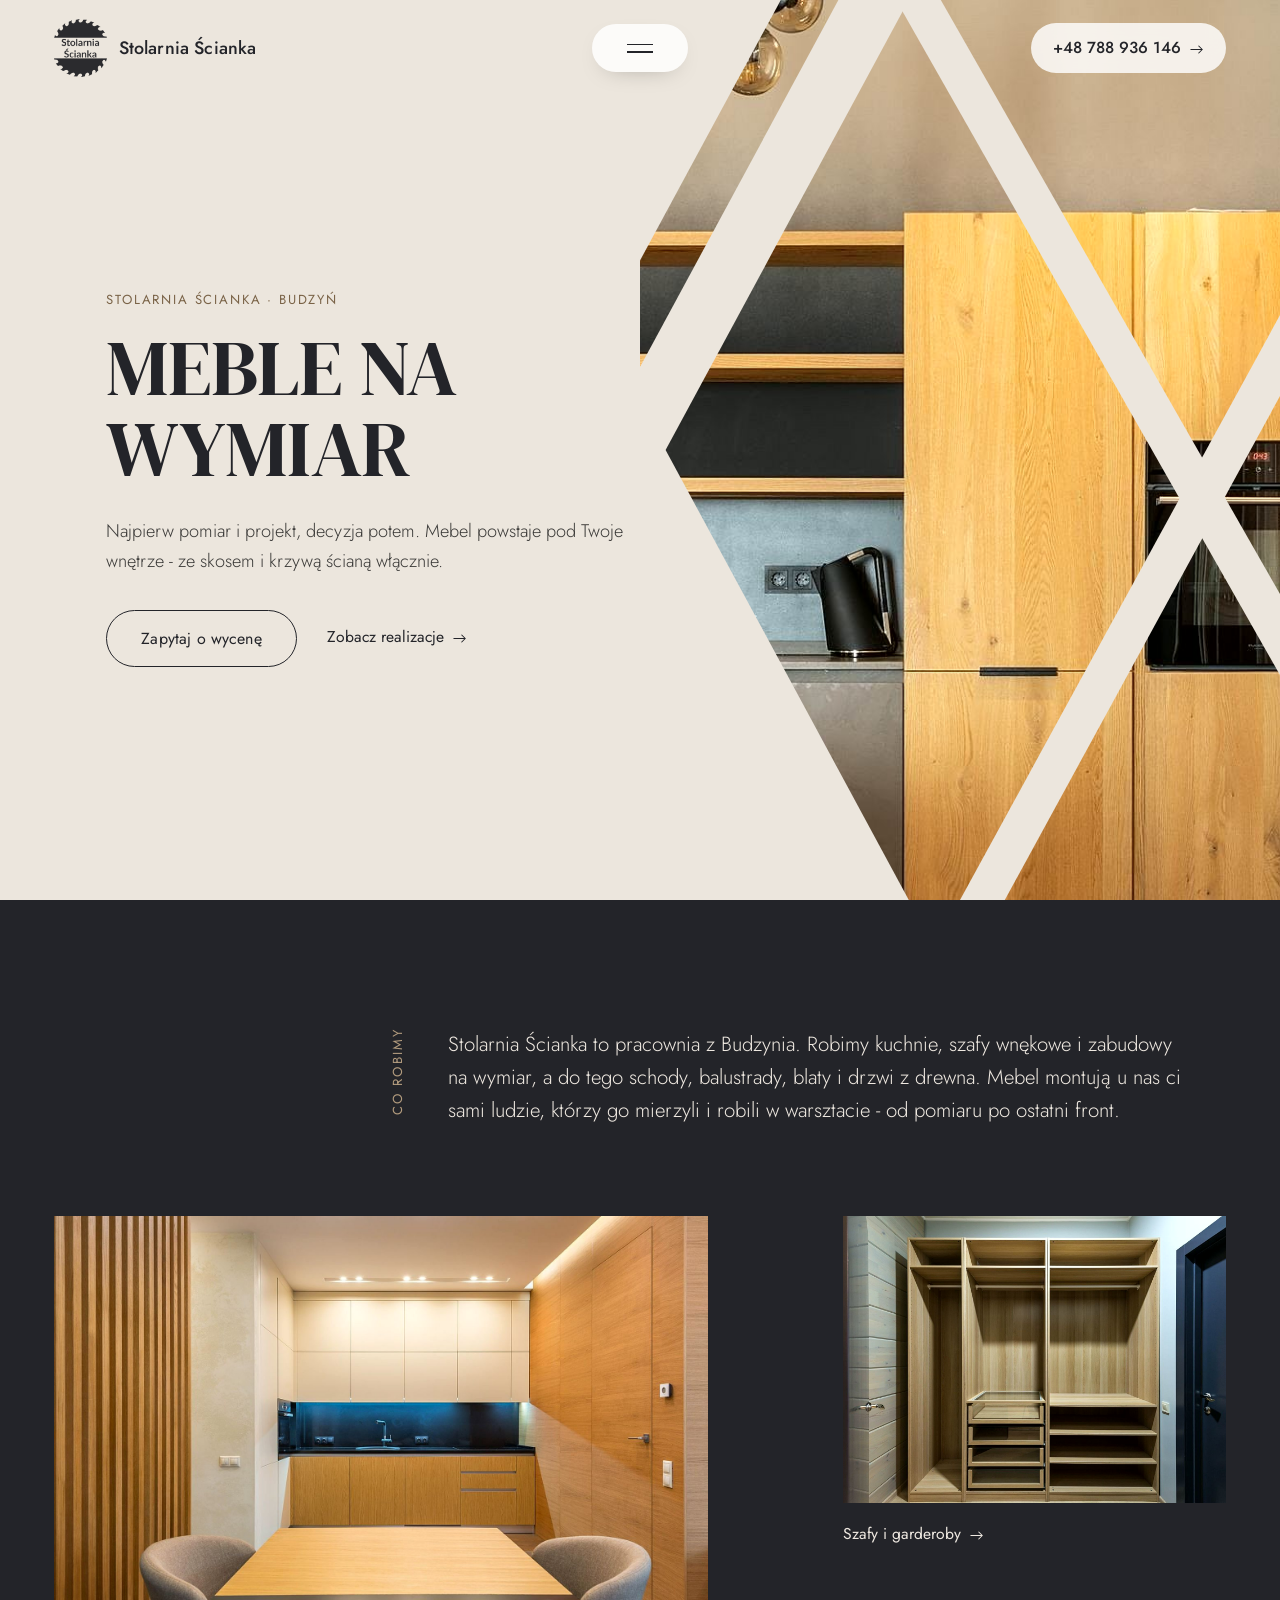
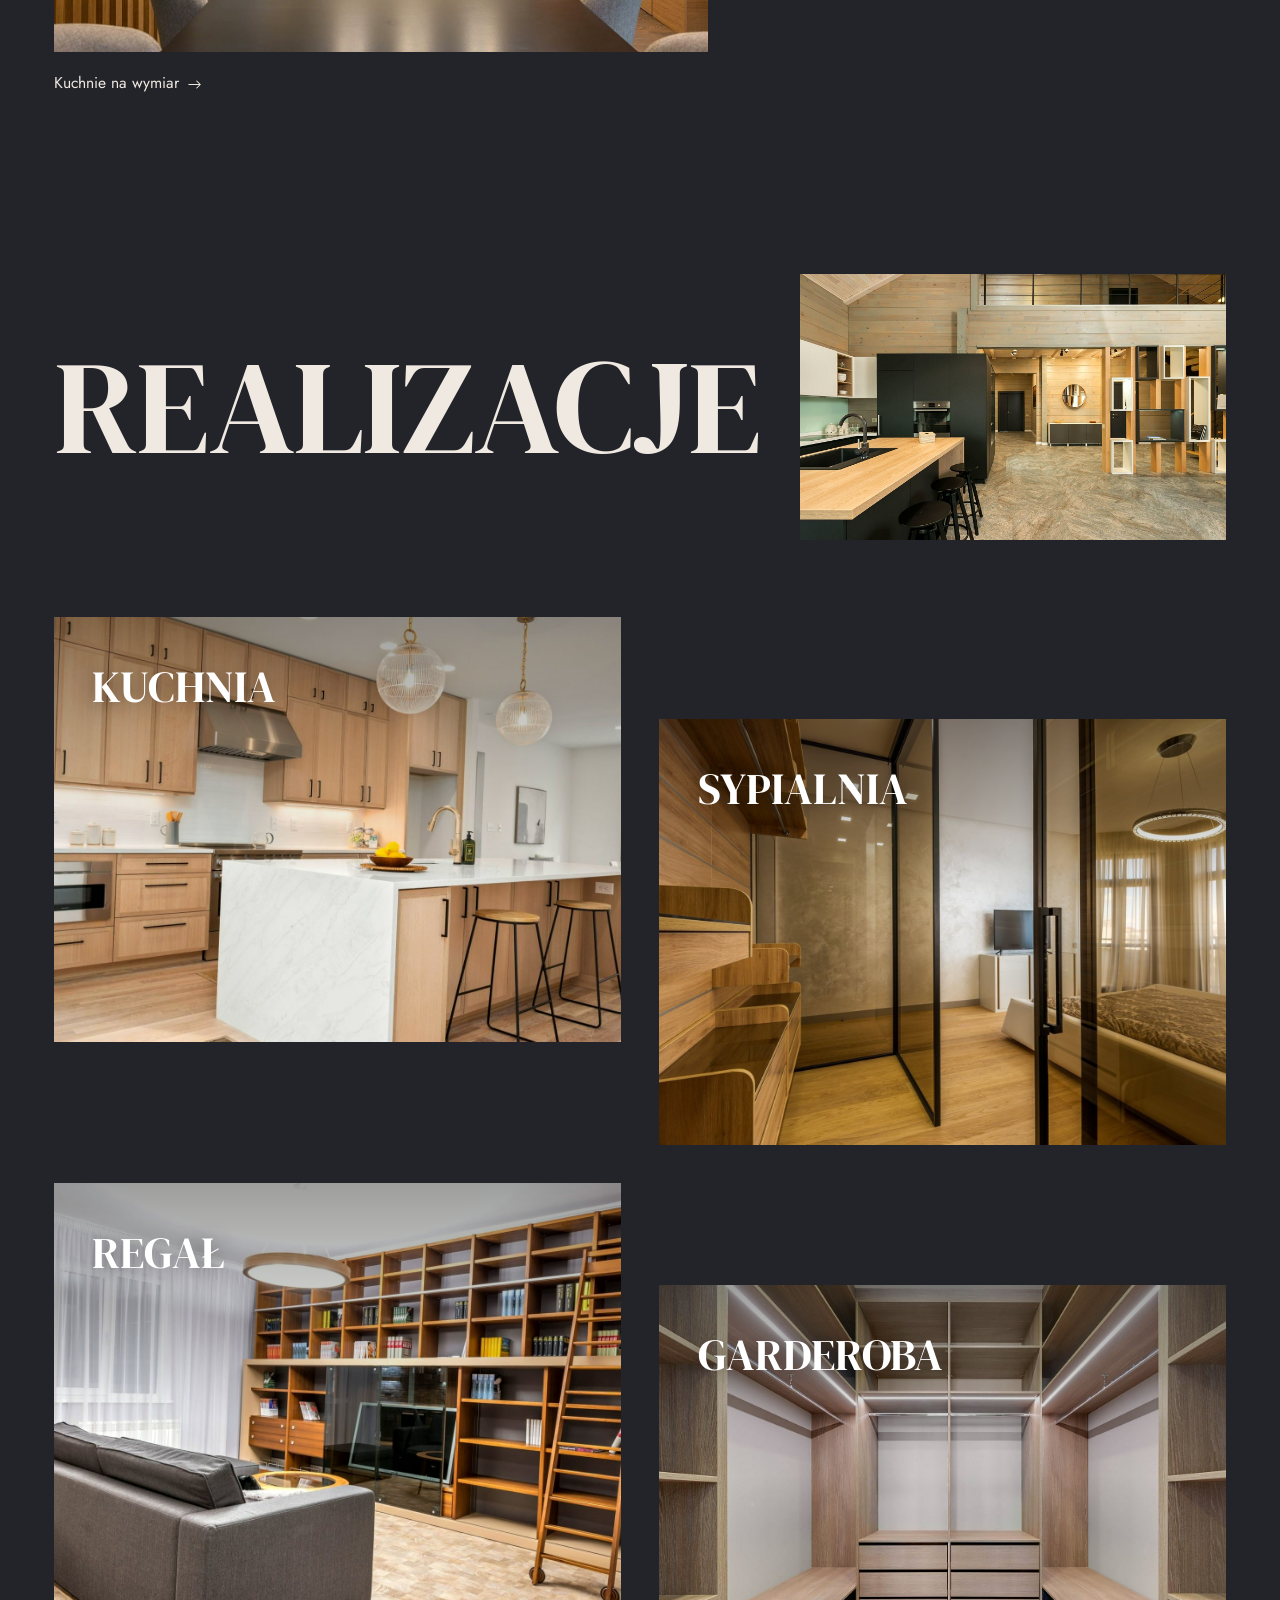
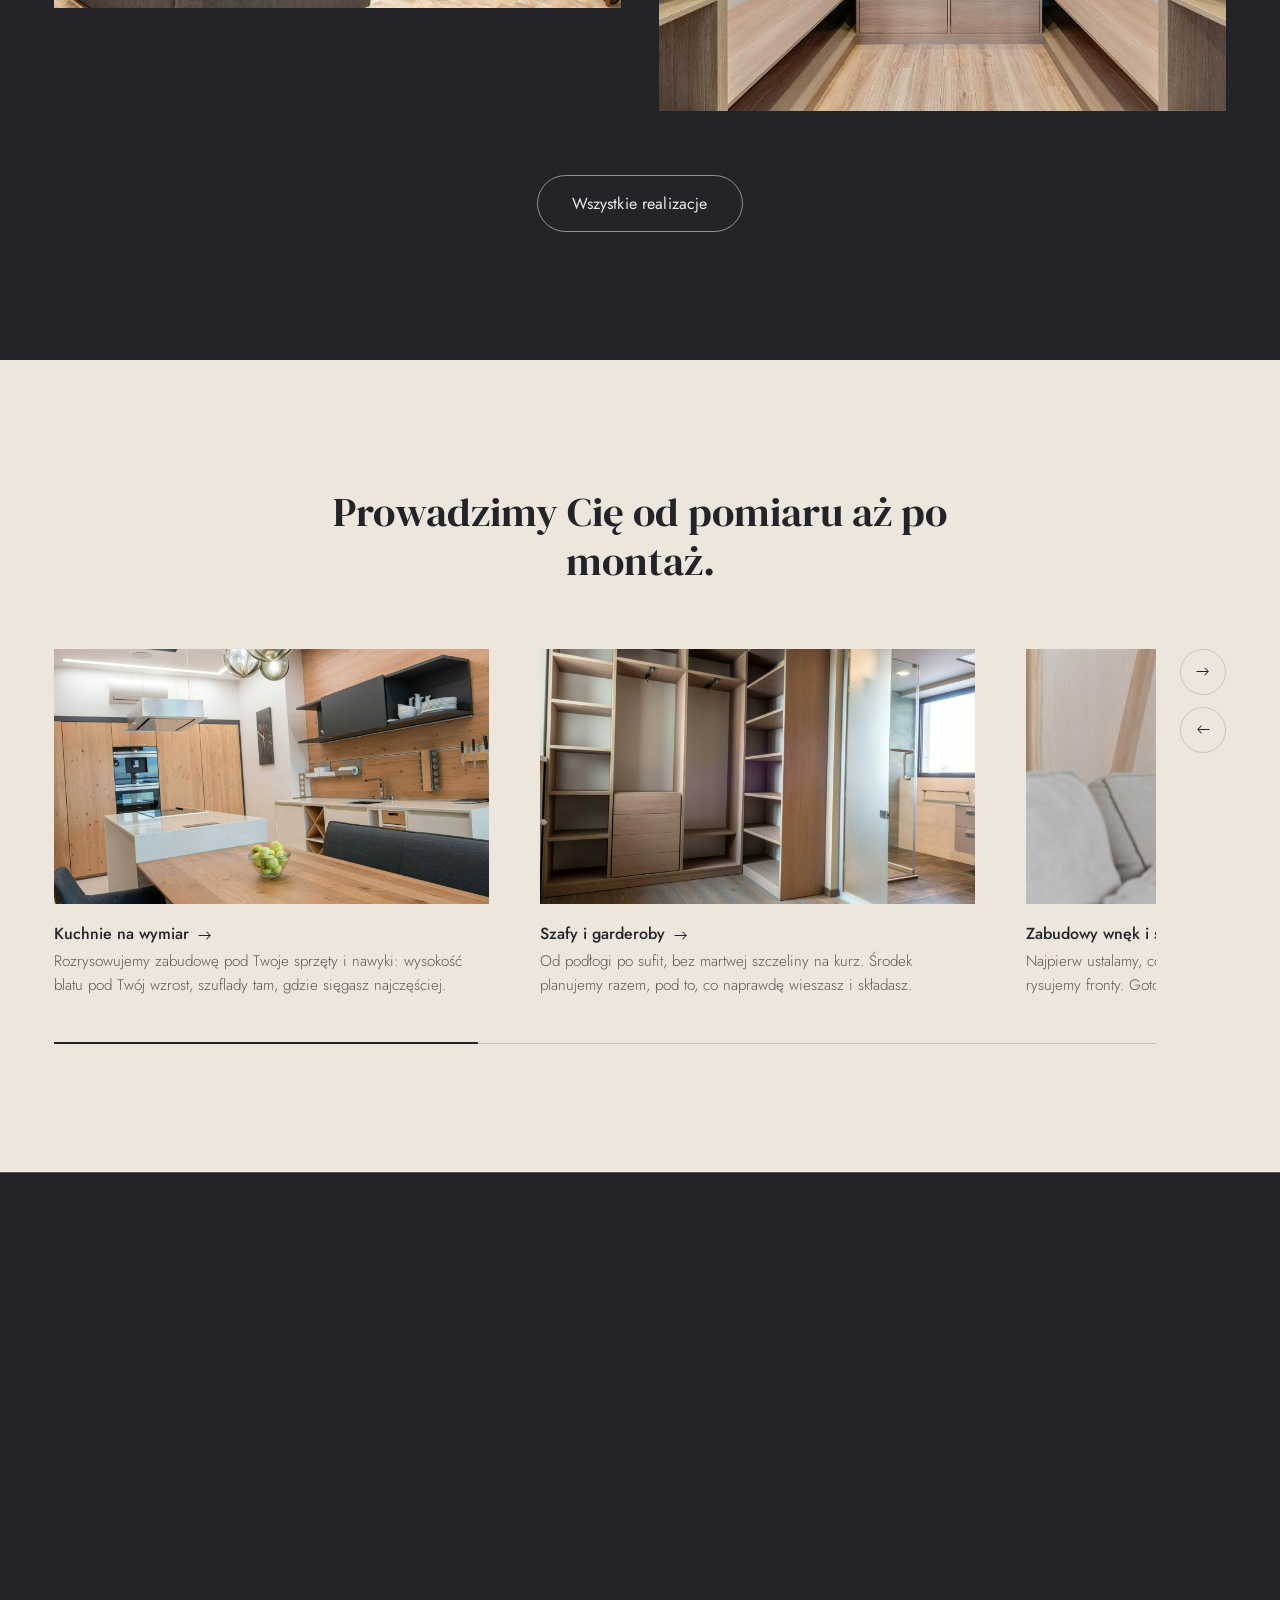
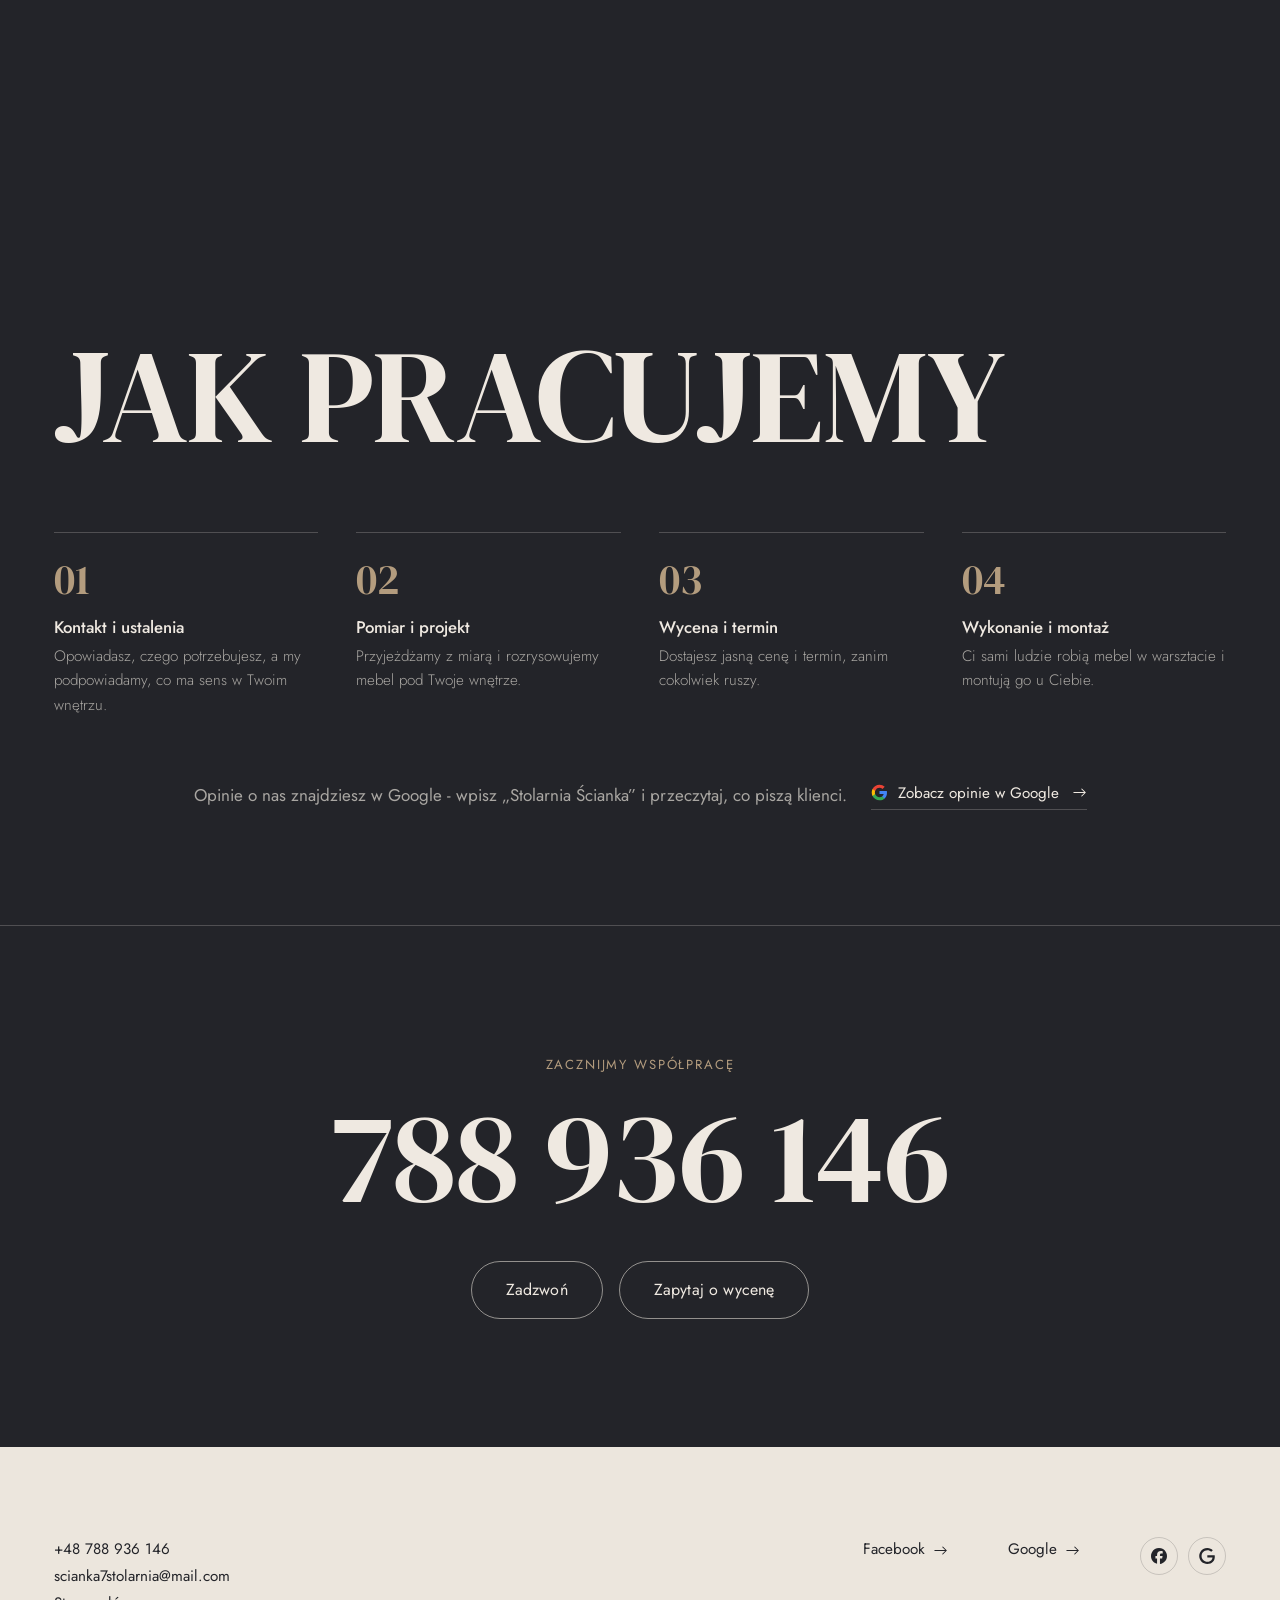
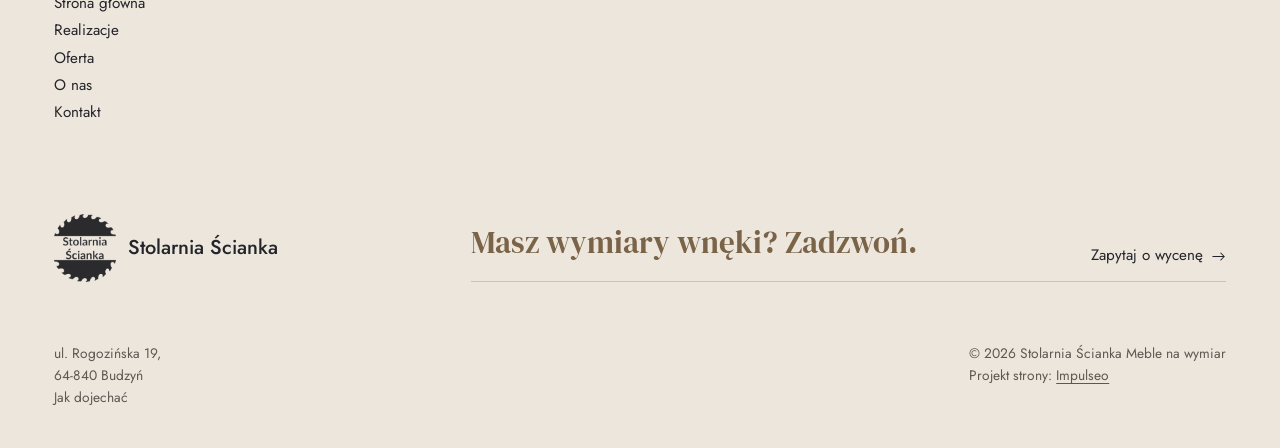
<file: index.html>
<!DOCTYPE html>
<html lang="pl">
<head>
<meta charset="UTF-8">
<meta name="viewport" content="width=device-width, initial-scale=1.0">
<title>Stolarnia Ścianka Meble na wymiar - meble na wymiar, kuchnie i szafy</title>
<meta name="description" content="Meble na wymiar w Budzyniu: kuchnie, szafy i zabudowy pod Twoje wnętrze. Pomiar, projekt, wykonanie i montaż w jednych rękach. Zadzwoń: +48 788 936 146.">
<link rel="canonical" href="https://kris20032.github.io/stolarnia-scianka-meble-na-wymiar/">
<meta name="robots" content="noindex, nofollow">
<meta property="og:type" content="website">
<meta property="og:locale" content="pl_PL">
<meta property="og:site_name" content="Stolarnia Ścianka Meble na wymiar">
<meta property="og:title" content="Stolarnia Ścianka Meble na wymiar - meble na wymiar, kuchnie i szafy">
<meta property="og:description" content="Meble na wymiar w Budzyniu: kuchnie, szafy i zabudowy pod Twoje wnętrze. Pomiar, projekt, wykonanie i montaż w jednych rękach. Zadzwoń: +48 788 936 146.">
<meta property="og:url" content="https://kris20032.github.io/stolarnia-scianka-meble-na-wymiar/">
<meta property="og:image" content="https://kris20032.github.io/stolarnia-scianka-meble-na-wymiar/img/og.jpg">
<meta property="og:image:width" content="1200">
<meta property="og:image:height" content="630">
<meta name="twitter:card" content="summary_large_image">
<script type="application/ld+json">{"@context": "https://schema.org", "@type": "HomeAndConstructionBusiness", "name": "Stolarnia Ścianka Meble na wymiar", "url": "https://kris20032.github.io/stolarnia-scianka-meble-na-wymiar/", "telephone": "+48788936146", "image": "https://kris20032.github.io/stolarnia-scianka-meble-na-wymiar/img/og.jpg", "areaServed": "Budzyń", "sameAs": ["https://www.facebook.com/stolarniascianka/", "https://www.google.com/maps/place/Stolarnia+%C5%9Acianka+Meble+na+wymiar/@52.8878018,16.9869668,17z"]}</script>
<link rel="preconnect" href="https://fonts.googleapis.com">
<link rel="preconnect" href="https://fonts.gstatic.com" crossorigin>
<link href="https://fonts.googleapis.com/css2?family=DM+Serif+Display&family=Jost:wght@300;400;500&display=swap" rel="stylesheet">
<link rel="stylesheet" href="assets/styles.css?v=kl1">
<meta name="theme-color" content="#ECE6DD">
</head>
<body class="kl">

<header class="kl-top">
  <a class="kl-brand" href="index.html"><img class="brand-logo" src="img/logo.png" alt="Stolarnia Ścianka Meble na wymiar" width="364" height="400" decoding="async"><span>Stolarnia Ścianka</span></a>
  <a class="kl-toptel" href="tel:+48788936146">+48 788 936 146 <svg class="kl-arr" viewBox="0 0 16 10" width="14" height="9" aria-hidden="true"><path d="M1 5h13M10 1l4 4-4 4" fill="none" stroke="currentColor" stroke-width="1.2" stroke-linecap="round" stroke-linejoin="round"/></svg></a>
</header>
<button class="kl-burger" type="button" aria-label="Menu" aria-expanded="false" aria-controls="kl-menu"><i></i><i></i></button>
<div class="kl-menu" id="kl-menu" hidden>
  <div class="kl-menu-in">
    <nav class="kl-menu-nav">
      <a href="index.html" class="active" aria-current="page"><span>Strona główna</span></a>
      <a href="realizacje.html"><span>Realizacje</span></a>
      <a href="oferta.html"><span>Oferta</span></a>
      <a href="o-nas.html"><span>O nas</span></a>
      <a href="kontakt.html"><span>Kontakt</span></a>
    </nav>
    <div class="kl-menu-side">
      <p class="kl-lbl">Kontakt</p>
      <a href="tel:+48788936146">+48 788 936 146</a>
      <a href="mailto:scianka7stolarnia@mail.com">scianka7stolarnia@mail.com</a>
      <p>ul. Rogozińska 19, 64-840 Budzyń</p>
      <a class="kl-pill kl-pill-light" href="kontakt.html">Zapytaj o wycenę</a>
    </div>
  </div>
</div>

<main>
<section class="kl-hero hero-cine">
  <div class="kl-hero-copy">
    <div class="brandmark kl-lbl"><span>Stolarnia Ścianka · Budzyń</span></div>
    <h1>Meble na wymiar</h1>
    <p class="kl-lead">Najpierw pomiar i projekt, decyzja potem. Mebel powstaje pod Twoje wnętrze - ze skosem i krzywą ścianą włącznie.</p>
    <div class="kl-hero-act">
      <a class="kl-pill" href="kontakt.html">Zapytaj o wycenę</a>
      <a class="kl-link" href="realizacje.html">Zobacz realizacje <svg class="kl-arr" viewBox="0 0 16 10" width="14" height="9" aria-hidden="true"><path d="M1 5h13M10 1l4 4-4 4" fill="none" stroke="currentColor" stroke-width="1.2" stroke-linecap="round" stroke-linejoin="round"/></svg></a>
    </div>
  </div>
  <div class="kl-hero-art"><img src="img/hero.jpg" alt="Stolarnia Ścianka Meble na wymiar - dębowa kuchnia na wymiar" fetchpriority="high" width="1880" height="940" decoding="async"></div>
</section>

<section class="kl-dark kl-what">
  <div class="kl-wrap">
    <div class="kl-what-top reveal">
      <p class="kl-vert">Co robimy</p>
      <p class="kl-what-txt">Stolarnia Ścianka to pracownia z Budzynia. Robimy kuchnie, szafy wnękowe i zabudowy na wymiar, a do tego schody, balustrady, blaty i drzwi z drewna. Mebel montują u nas ci sami ludzie, którzy go mierzyli i robili w warsztacie - od pomiaru po ostatni front.</p>
    </div>
    <div class="kl-what-pics">
      <a class="kl-what-a reveal" href="oferta.html"><img src="img/g3.jpg" alt="Kuchnia na wymiar w drewnie" loading="lazy" width="1600" height="1068" decoding="async"><span class="kl-cap">Kuchnie na wymiar <svg class="kl-arr" viewBox="0 0 16 10" width="14" height="9" aria-hidden="true"><path d="M1 5h13M10 1l4 4-4 4" fill="none" stroke="currentColor" stroke-width="1.2" stroke-linecap="round" stroke-linejoin="round"/></svg></span></a>
      <a class="kl-what-b reveal" href="oferta.html"><img src="img/g1.jpg" alt="Szafa na wymiar z szufladami" loading="lazy" width="1600" height="1068" decoding="async"><span class="kl-cap">Szafy i garderoby <svg class="kl-arr" viewBox="0 0 16 10" width="14" height="9" aria-hidden="true"><path d="M1 5h13M10 1l4 4-4 4" fill="none" stroke="currentColor" stroke-width="1.2" stroke-linecap="round" stroke-linejoin="round"/></svg></span></a>
    </div>
  </div>
</section>

<section class="kl-dark kl-work">
  <div class="kl-wrap">
    <div class="kl-work-top">
      <h2 class="kl-giant reveal">Realizacje</h2>
      <div class="kl-work-hero reveal"><img src="img/g9.jpg" alt="Kuchnia z wyspą i drewnianym blatem" loading="lazy" width="1600" height="1068" decoding="async"></div>
    </div>
    <div class="kl-work-grid">
      <a class="kl-proj reveal" href="realizacje.html"><img src="img/g2.jpg" alt="Dębowa kuchnia z wyspą" loading="lazy" width="1534" height="988" decoding="async"><span>Kuchnia</span></a>
      <a class="kl-proj reveal" href="realizacje.html"><img src="img/g11.jpg" alt="Sypialnia z drewnianą zabudową" loading="lazy" width="1600" height="1068" decoding="async"><span>Sypialnia</span></a>
      <a class="kl-proj reveal" href="realizacje.html"><img src="img/g7.jpg" alt="Regał biblioteczny na całą ścianę" loading="lazy" width="1524" height="974" decoding="async"><span>Regał</span></a>
      <a class="kl-proj reveal" href="realizacje.html"><img src="img/g5.jpg" alt="Garderoba z podświetlanymi półkami" loading="lazy" width="1600" height="1066" decoding="async"><span>Garderoba</span></a>
    </div>
    <div class="kl-center reveal"><a class="kl-pill kl-pill-light" href="realizacje.html">Wszystkie realizacje</a></div>
  </div>
</section>

<section class="kl-beige kl-services">
  <div class="kl-wrap">
    <h2 class="kl-h2c reveal">Prowadzimy Cię od pomiaru aż po montaż.</h2>
    <div class="kl-sl-wrap">
      <div class="kl-sl kl-svc-track" id="sl-svc">
        <a class="kl-svc" href="oferta.html">
          <div class="kl-svc-img"><img src="img/g10.jpg" alt="Kuchnie na wymiar" loading="lazy" width="1504" height="974" decoding="async"></div>
          <h3>Kuchnie na wymiar <svg class="kl-arr" viewBox="0 0 16 10" width="14" height="9" aria-hidden="true"><path d="M1 5h13M10 1l4 4-4 4" fill="none" stroke="currentColor" stroke-width="1.2" stroke-linecap="round" stroke-linejoin="round"/></svg></h3>
          <p>Rozrysowujemy zabudowę pod Twoje sprzęty i nawyki: wysokość blatu pod Twój wzrost, szuflady tam, gdzie sięgasz najczęściej.</p>
        </a>
        <a class="kl-svc" href="oferta.html">
          <div class="kl-svc-img"><img src="img/g8.jpg" alt="Szafy i garderoby" loading="lazy" width="1542" height="1002" decoding="async"></div>
          <h3>Szafy i garderoby <svg class="kl-arr" viewBox="0 0 16 10" width="14" height="9" aria-hidden="true"><path d="M1 5h13M10 1l4 4-4 4" fill="none" stroke="currentColor" stroke-width="1.2" stroke-linecap="round" stroke-linejoin="round"/></svg></h3>
          <p>Od podłogi po sufit, bez martwej szczeliny na kurz. Środek planujemy razem, pod to, co naprawdę wieszasz i składasz.</p>
        </a>
        <a class="kl-svc" href="oferta.html">
          <div class="kl-svc-img"><img src="img/g14.jpg" alt="Zabudowy wnęk i skosów" loading="lazy" width="1600" height="1066" decoding="async"></div>
          <h3>Zabudowy wnęk i skosów <svg class="kl-arr" viewBox="0 0 16 10" width="14" height="9" aria-hidden="true"><path d="M1 5h13M10 1l4 4-4 4" fill="none" stroke="currentColor" stroke-width="1.2" stroke-linecap="round" stroke-linejoin="round"/></svg></h3>
          <p>Najpierw ustalamy, co ma się w zabudowie zmieścić, dopiero potem rysujemy fronty. Gotowa zabudowa wygląda jak fragment ściany.</p>
        </a>
        <a class="kl-svc" href="oferta.html">
          <div class="kl-svc-img"><img src="img/g13.jpg" alt="Meble pokojowe i łazienkowe" loading="lazy" width="1600" height="1068" decoding="async"></div>
          <h3>Meble pokojowe i łazienkowe <svg class="kl-arr" viewBox="0 0 16 10" width="14" height="9" aria-hidden="true"><path d="M1 5h13M10 1l4 4-4 4" fill="none" stroke="currentColor" stroke-width="1.2" stroke-linecap="round" stroke-linejoin="round"/></svg></h3>
          <p>Szafka RTV pod tę jedną ścianę albo biurko we wnękę. W łazience płyty i fronty odporne na parę i wodę.</p>
        </a>
        <a class="kl-svc" href="oferta.html">
          <div class="kl-svc-img"><img src="img/g12.jpg" alt="Schody i blaty z litego drewna" loading="lazy" width="1600" height="1067" decoding="async"></div>
          <h3>Schody i blaty z litego drewna <svg class="kl-arr" viewBox="0 0 16 10" width="14" height="9" aria-hidden="true"><path d="M1 5h13M10 1l4 4-4 4" fill="none" stroke="currentColor" stroke-width="1.2" stroke-linecap="round" stroke-linejoin="round"/></svg></h3>
          <p>Nakładki na betonowe schody albo blat na wyspę - lite drewno tam, gdzie codziennie się je widzi i dotyka.</p>
        </a>
        <a class="kl-svc" href="oferta.html">
          <div class="kl-svc-img"><img src="img/g4.jpg" alt="Pomiar i projekt" loading="lazy" width="1600" height="1066" decoding="async"></div>
          <h3>Pomiar i projekt <svg class="kl-arr" viewBox="0 0 16 10" width="14" height="9" aria-hidden="true"><path d="M1 5h13M10 1l4 4-4 4" fill="none" stroke="currentColor" stroke-width="1.2" stroke-linecap="round" stroke-linejoin="round"/></svg></h3>
          <p>Widzisz swój pokój z frontami na Twoich wymiarach. Poprawki nanosimy, aż powiesz „to jest to” - na tym etapie nic nie kosztują.</p>
        </a>
      </div>
      <div class="kl-sl-nav">
        <button type="button" class="kl-sl-btn" data-sl="sl-svc" data-dir="1" aria-label="Dalej"><svg class="kl-arr" viewBox="0 0 16 10" width="14" height="9" aria-hidden="true"><path d="M1 5h13M10 1l4 4-4 4" fill="none" stroke="currentColor" stroke-width="1.2" stroke-linecap="round" stroke-linejoin="round"/></svg></button>
        <button type="button" class="kl-sl-btn kl-sl-prev" data-sl="sl-svc" data-dir="-1" aria-label="Wstecz"><svg class="kl-arr" viewBox="0 0 16 10" width="14" height="9" aria-hidden="true"><path d="M1 5h13M10 1l4 4-4 4" fill="none" stroke="currentColor" stroke-width="1.2" stroke-linecap="round" stroke-linejoin="round"/></svg></button>
      </div>
    </div>
    <div class="kl-sl-bar"><i data-for="sl-svc"></i></div>
  </div>
</section>

<section class="stopklatka" aria-hidden="true">
  <div class="stk-bg" style="background-image:url(img/g6.jpg)"></div>
</section>

<section class="kl-dark kl-steps-sec">
  <div class="kl-wrap">
    <h2 class="kl-giant reveal">Jak pracujemy</h2>
    <div class="kl-steps">
      <div class="kl-step reveal"><b>01</b><h3>Kontakt i ustalenia</h3><p>Opowiadasz, czego potrzebujesz, a my podpowiadamy, co ma sens w Twoim wnętrzu.</p></div>
      <div class="kl-step reveal"><b>02</b><h3>Pomiar i projekt</h3><p>Przyjeżdżamy z miarą i rozrysowujemy mebel pod Twoje wnętrze.</p></div>
      <div class="kl-step reveal"><b>03</b><h3>Wycena i termin</h3><p>Dostajesz jasną cenę i termin, zanim cokolwiek ruszy.</p></div>
      <div class="kl-step reveal"><b>04</b><h3>Wykonanie i montaż</h3><p>Ci sami ludzie robią mebel w warsztacie i montują go u Ciebie.</p></div>
    </div>
    <p class="op-meta reveal">Opinie o nas znajdziesz w Google - wpisz „Stolarnia Ścianka” i przeczytaj, co piszą klienci. <a class="op-google" href="https://www.google.com/maps/place/Stolarnia+%C5%9Acianka+Meble+na+wymiar/@52.8878018,16.9869668,17z" target="_blank" rel="noopener"><svg class="op-g-ico" viewBox="0 0 24 24" width="17" height="17" aria-hidden="true"><path fill="#4285F4" d="M22.56 12.25c0-.78-.07-1.53-.2-2.25H12v4.26h5.92c-.26 1.37-1.04 2.53-2.21 3.31v2.77h3.57c2.08-1.92 3.28-4.74 3.28-8.09z"/><path fill="#34A853" d="M12 23c2.97 0 5.46-.98 7.28-2.66l-3.57-2.77c-.98.66-2.23 1.06-3.71 1.06-2.86 0-5.29-1.93-6.16-4.53H2.18v2.84C3.99 20.53 7.7 23 12 23z"/><path fill="#FBBC05" d="M5.84 14.09c-.22-.66-.35-1.36-.35-2.09s.13-1.43.35-2.09V7.07H2.18C1.43 8.55 1 10.22 1 12s.43 3.45 1.18 4.93l2.85-2.22.81-.62z"/><path fill="#EA4335" d="M12 5.38c1.62 0 3.06.56 4.21 1.64l3.15-3.15C17.45 2.09 14.97 1 12 1 7.7 1 3.99 3.47 2.18 7.07l3.66 2.84c.87-2.6 3.3-4.53 6.16-4.53z"/></svg><span>Zobacz opinie w Google</span><svg class="kl-arr" viewBox="0 0 16 10" width="14" height="9" aria-hidden="true"><path d="M1 5h13M10 1l4 4-4 4" fill="none" stroke="currentColor" stroke-width="1.2" stroke-linecap="round" stroke-linejoin="round"/></svg></a></p>
  </div>
</section>
<section class="kl-dark kl-cta">
  <div class="kl-wrap">
    <p class="kl-lbl reveal">Zacznijmy współpracę</p>
    <a class="kl-bigtel reveal" href="tel:+48788936146">788 936 146</a>
    <div class="kl-cta-act reveal">
      <a class="kl-pill kl-pill-light" href="tel:+48788936146">Zadzwoń</a>
      <a class="kl-pill kl-pill-light" href="kontakt.html">Zapytaj o wycenę</a>
    </div>
  </div>
</section>
</main>

<footer class="kl-foot">
  <div class="kl-wrap">
    <div class="kl-foot-top">
      <div class="kl-foot-links">
        <a href="tel:+48788936146">+48 788 936 146</a>
        <a href="mailto:scianka7stolarnia@mail.com">scianka7stolarnia@mail.com</a>
        <a href="index.html">Strona główna</a>
        <a href="realizacje.html">Realizacje</a>
        <a href="oferta.html">Oferta</a>
        <a href="o-nas.html">O nas</a>
        <a href="kontakt.html">Kontakt</a>
      </div>
      <div class="kl-foot-soc">
        <div><a href="https://www.facebook.com/stolarniascianka/" target="_blank" rel="noopener">Facebook <svg class="kl-arr" viewBox="0 0 16 10" width="14" height="9" aria-hidden="true"><path d="M1 5h13M10 1l4 4-4 4" fill="none" stroke="currentColor" stroke-width="1.2" stroke-linecap="round" stroke-linejoin="round"/></svg></a></div>
        <div><a href="https://www.google.com/maps/place/Stolarnia+%C5%9Acianka+Meble+na+wymiar/@52.8878018,16.9869668,17z" target="_blank" rel="noopener">Google <svg class="kl-arr" viewBox="0 0 16 10" width="14" height="9" aria-hidden="true"><path d="M1 5h13M10 1l4 4-4 4" fill="none" stroke="currentColor" stroke-width="1.2" stroke-linecap="round" stroke-linejoin="round"/></svg></a></div>
        <div class="foot-soc">
        <a class="soc" href="https://www.facebook.com/stolarniascianka/" target="_blank" rel="noopener" aria-label="Facebook - Stolarnia Ścianka Meble na wymiar"><svg viewBox="0 0 24 24" aria-hidden="true" focusable="false"><path d="M9.101 23.691v-7.98H6.627v-3.667h2.474v-1.58c0-4.085 1.848-5.978 5.858-5.978.401 0 .955.042 1.468.103a8.68 8.68 0 0 1 1.141.195v3.325a8.623 8.623 0 0 0-.653-.036 26.805 26.805 0 0 0-.733-.009c-.707 0-1.259.096-1.675.309a1.686 1.686 0 0 0-.679.622c-.258.42-.374.995-.374 1.752v1.297h3.919l-.386 2.103-.287 1.564h-3.246v8.245C19.396 23.238 24 18.179 24 12.044c0-6.627-5.373-12-12-12s-12 5.373-12 12c0 5.628 3.874 10.35 9.101 11.647Z" fill="currentColor"/></svg></a>
        <a class="soc" href="https://www.google.com/maps/place/Stolarnia+%C5%9Acianka+Meble+na+wymiar/@52.8878018,16.9869668,17z" target="_blank" rel="noopener" aria-label="Google - Stolarnia Ścianka Meble na wymiar"><svg viewBox="0 0 24 24" aria-hidden="true" focusable="false"><path d="M12.48 10.92v3.28h7.84c-.24 1.84-.853 3.187-1.787 4.133-1.147 1.147-2.933 2.4-6.053 2.4-4.827 0-8.6-3.893-8.6-8.72s3.773-8.72 8.6-8.72c2.6 0 4.507 1.027 5.907 2.347l2.307-2.307C18.747 1.44 16.133 0 12.48 0 5.867 0 .307 5.387.307 12s5.56 12 12.173 12c3.573 0 6.267-1.173 8.373-3.36 2.16-2.16 2.84-5.213 2.84-7.667 0-.76-.053-1.467-.173-2.053H12.48z" fill="currentColor"/></svg></a>
      </div>
      </div>
    </div>
    <div class="kl-foot-mid">
      <a class="kl-foot-brand" href="index.html"><img src="img/logo.png" alt="Stolarnia Ścianka Meble na wymiar" width="364" height="400" loading="lazy" decoding="async"><span>Stolarnia Ścianka</span></a>
      <div class="kl-foot-cta">
        <p class="kl-foot-big">Masz wymiary wnęki? Zadzwoń.</p>
        <a href="kontakt.html">Zapytaj o wycenę <svg class="kl-arr" viewBox="0 0 16 10" width="14" height="9" aria-hidden="true"><path d="M1 5h13M10 1l4 4-4 4" fill="none" stroke="currentColor" stroke-width="1.2" stroke-linecap="round" stroke-linejoin="round"/></svg></a>
      </div>
    </div>
    <div class="kl-foot-bot">
      <p>ul. Rogozińska 19,<br>64-840 Budzyń<br><a href="https://www.google.com/maps/place/Stolarnia+%C5%9Acianka+Meble+na+wymiar/@52.8878018,16.9869668,17z" target="_blank" rel="noopener">Jak dojechać</a></p>
      <p>© 2026 Stolarnia Ścianka Meble na wymiar<br>Projekt strony: <a class="foot-credit" href="https://impulseo.pl" target="_blank" rel="noopener">Impulseo</a></p>
    </div>
  </div>
</footer>
<div class="sticky-reserve"><a class="sr-book" href="kontakt.html">Zapytaj o wycenę</a><a class="sr-call" href="tel:+48788936146" aria-label="Zadzwoń"><svg class="ico-tel" width="16" height="16" viewBox="0 0 24 24" fill="none" aria-hidden="true"><path d="M6.6 10.8a15.5 15.5 0 0 0 6.6 6.6l2.2-2.2a1 1 0 0 1 1-.24 11.4 11.4 0 0 0 3.6.58 1 1 0 0 1 1 1V20a1 1 0 0 1-1 1A17 17 0 0 1 3 4a1 1 0 0 1 1-1h3.5a1 1 0 0 1 1 1c0 1.25.2 2.46.58 3.6a1 1 0 0 1-.25 1l-2.23 2.2Z" fill="currentColor"/></svg></a></div>
<div class="demo-wazne" data-do="2026-11-03" data-cykl="3" hidden><svg class="dw-ico" width="13" height="13" viewBox="0 0 24 24" fill="none" aria-hidden="true"><circle cx="12" cy="12" r="8.6" stroke="currentColor" stroke-width="1.8"/><path d="M12 7.2V12l3.3 2" stroke="currentColor" stroke-width="1.8" stroke-linecap="round"/></svg><span class="dw-txt"></span></div>

<script src="assets/main.js"></script>
<script src="assets/kl.js"></script>
</body>
</html>
</file>
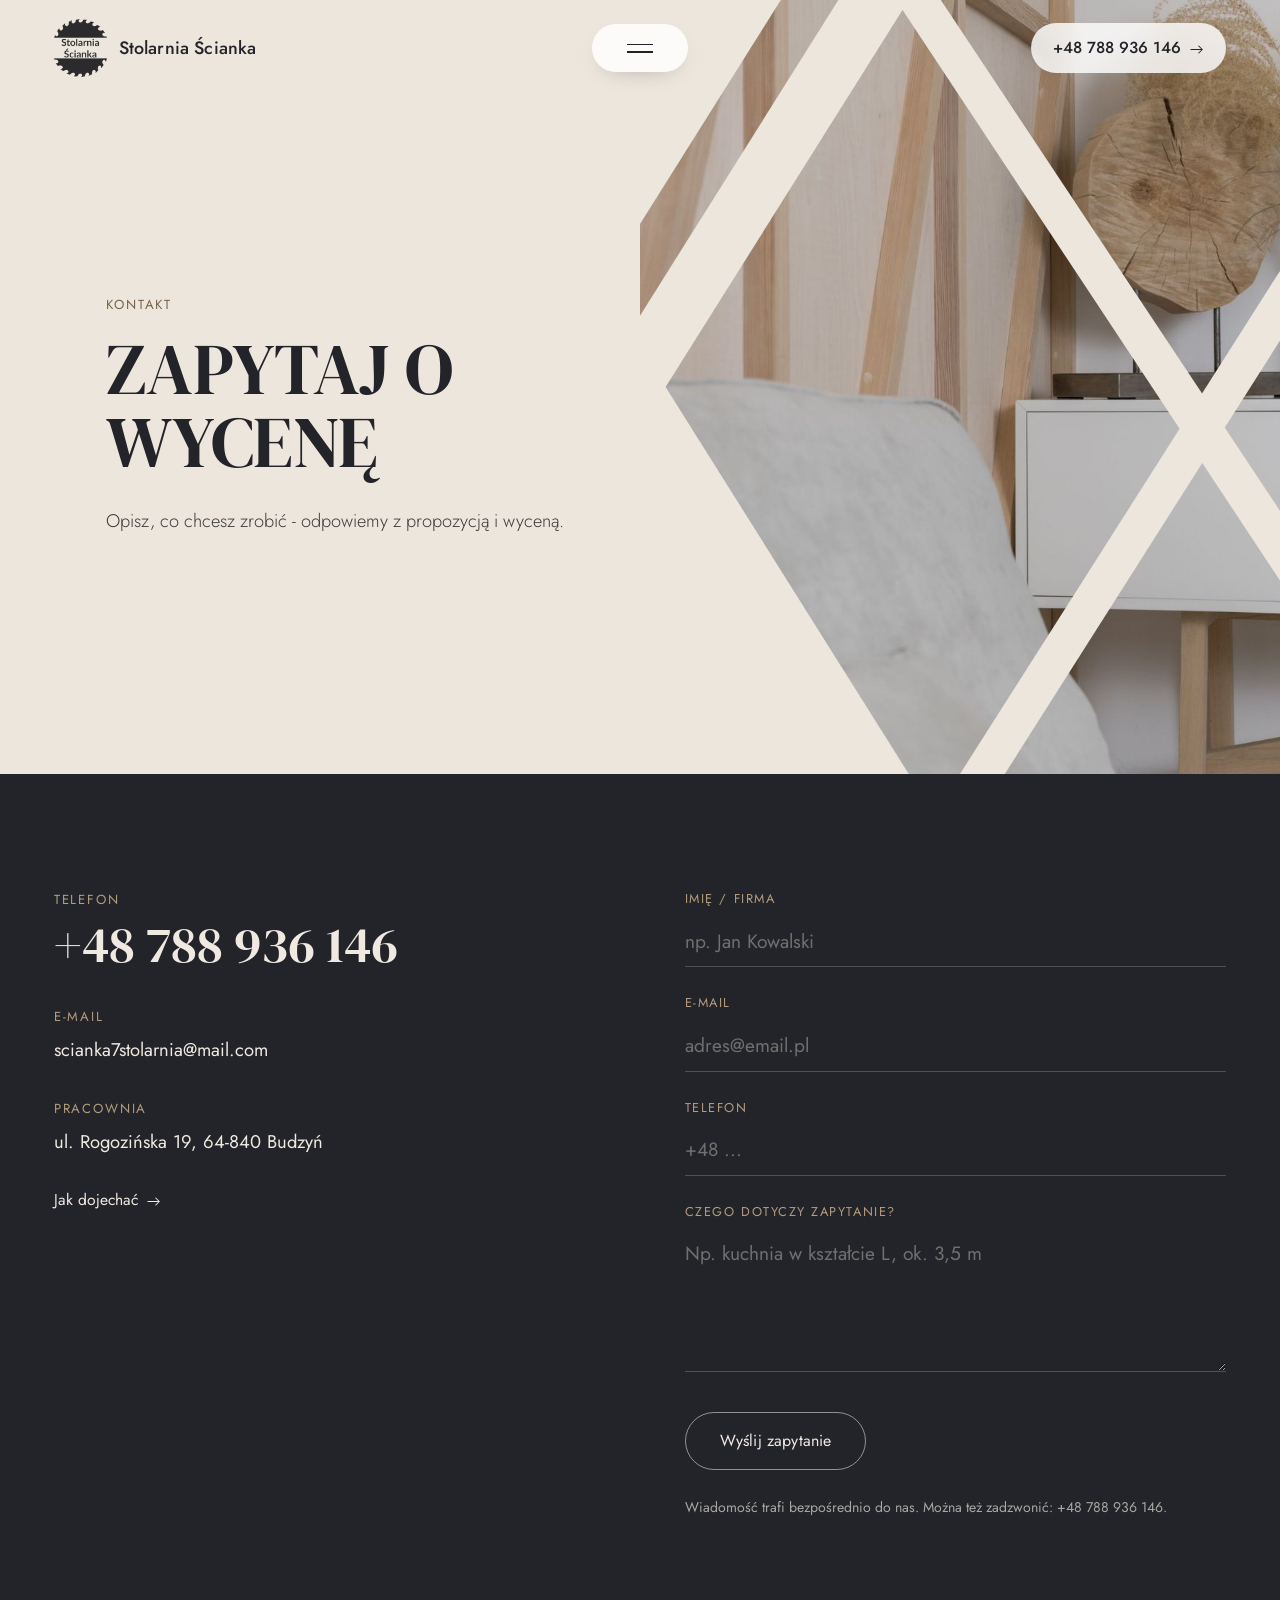
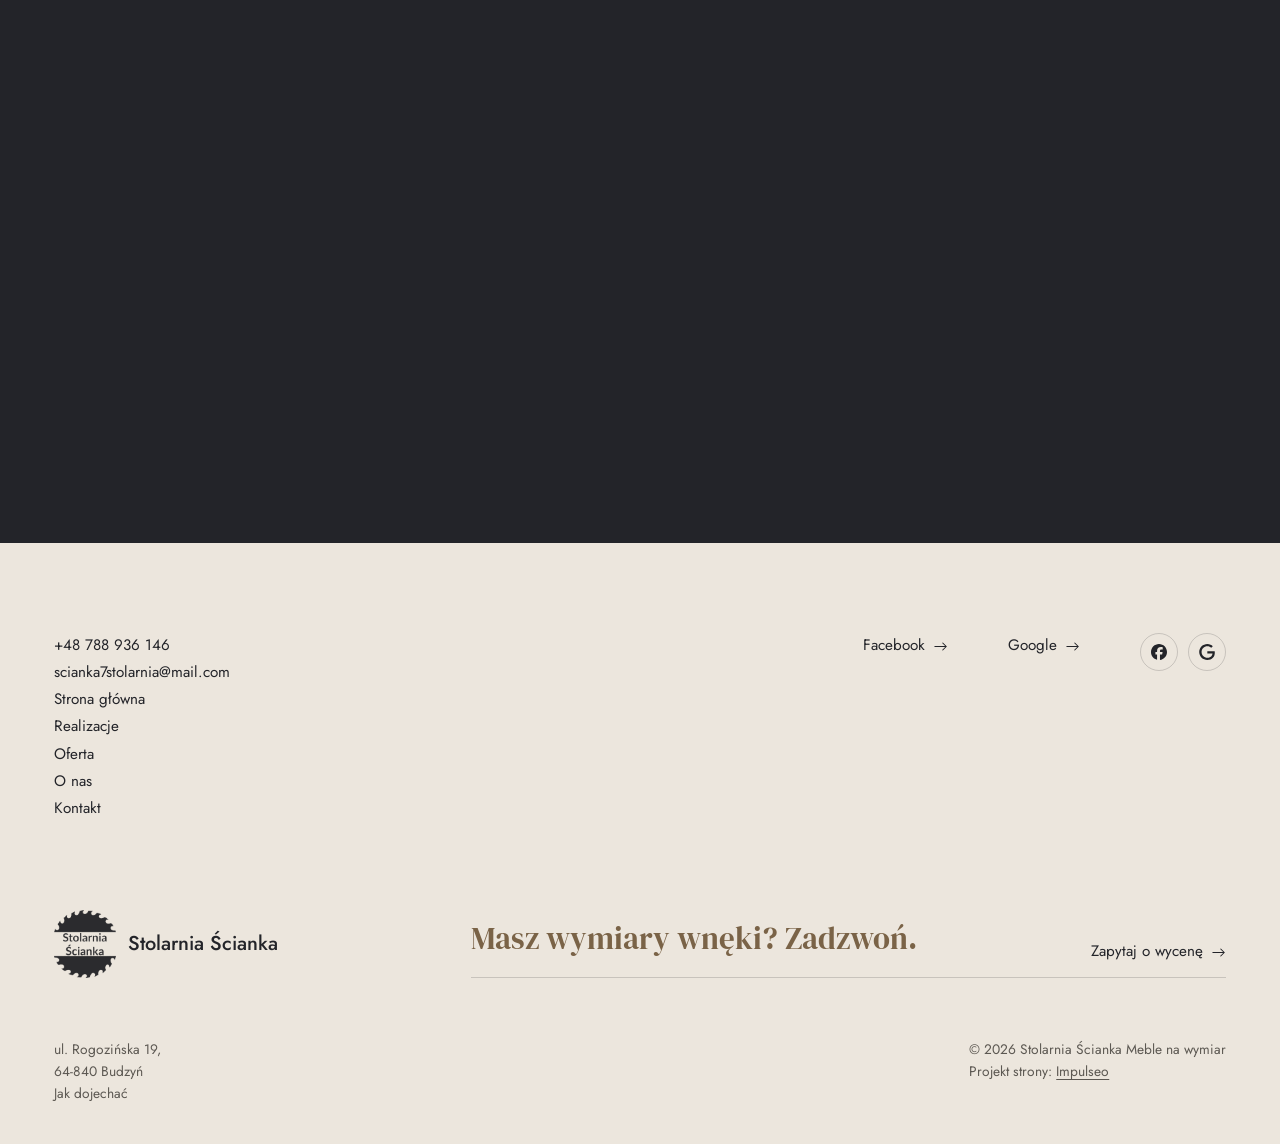
<file: kontakt.html>
<!DOCTYPE html>
<html lang="pl">
<head>
<meta charset="UTF-8">
<meta name="viewport" content="width=device-width, initial-scale=1.0">
<title>Kontakt - Stolarnia Ścianka Meble na wymiar</title>
<meta name="description" content="Kontakt Stolarnia Ścianka Meble na wymiar - ul. Rogozińska 19, 64-840 Budzyń">
<link rel="canonical" href="https://kris20032.github.io/stolarnia-scianka-meble-na-wymiar/kontakt.html">
<meta name="robots" content="noindex, nofollow">
<meta property="og:type" content="website">
<meta property="og:locale" content="pl_PL">
<meta property="og:site_name" content="Stolarnia Ścianka Meble na wymiar">
<meta property="og:title" content="Kontakt - Stolarnia Ścianka Meble na wymiar">
<meta property="og:description" content="Kontakt Stolarnia Ścianka Meble na wymiar - ul. Rogozińska 19, 64-840 Budzyń">
<meta property="og:url" content="https://kris20032.github.io/stolarnia-scianka-meble-na-wymiar/kontakt.html">
<meta property="og:image" content="https://kris20032.github.io/stolarnia-scianka-meble-na-wymiar/img/og.jpg">
<meta property="og:image:width" content="1200">
<meta property="og:image:height" content="630">
<meta name="twitter:card" content="summary_large_image">
<link rel="preconnect" href="https://fonts.googleapis.com">
<link rel="preconnect" href="https://fonts.gstatic.com" crossorigin>
<link href="https://fonts.googleapis.com/css2?family=DM+Serif+Display&family=Jost:wght@300;400;500&display=swap" rel="stylesheet">
<link rel="stylesheet" href="assets/styles.css?v=kl1">
<meta name="theme-color" content="#ECE6DD">
</head>
<body class="kl">

<header class="kl-top">
  <a class="kl-brand" href="index.html"><img class="brand-logo" src="img/logo.png" alt="Stolarnia Ścianka Meble na wymiar" width="364" height="400" decoding="async"><span>Stolarnia Ścianka</span></a>
  <a class="kl-toptel" href="tel:+48788936146">+48 788 936 146 <svg class="kl-arr" viewBox="0 0 16 10" width="14" height="9" aria-hidden="true"><path d="M1 5h13M10 1l4 4-4 4" fill="none" stroke="currentColor" stroke-width="1.2" stroke-linecap="round" stroke-linejoin="round"/></svg></a>
</header>
<button class="kl-burger" type="button" aria-label="Menu" aria-expanded="false" aria-controls="kl-menu"><i></i><i></i></button>
<div class="kl-menu" id="kl-menu" hidden>
  <div class="kl-menu-in">
    <nav class="kl-menu-nav">
      <a href="index.html"><span>Strona główna</span></a>
      <a href="realizacje.html"><span>Realizacje</span></a>
      <a href="oferta.html"><span>Oferta</span></a>
      <a href="o-nas.html"><span>O nas</span></a>
      <a href="kontakt.html" class="active" aria-current="page"><span>Kontakt</span></a>
    </nav>
    <div class="kl-menu-side">
      <p class="kl-lbl">Kontakt</p>
      <a href="tel:+48788936146">+48 788 936 146</a>
      <a href="mailto:scianka7stolarnia@mail.com">scianka7stolarnia@mail.com</a>
      <p>ul. Rogozińska 19, 64-840 Budzyń</p>
      <a class="kl-pill kl-pill-light" href="kontakt.html">Zapytaj o wycenę</a>
    </div>
  </div>
</div>

<main>
<section class="kl-hero kl-hero-sub">
  <div class="kl-hero-copy">
    <p class="kl-lbl">Kontakt</p>
    <h1>Zapytaj o wycenę</h1>
    <p class="kl-lead">Opisz, co chcesz zrobić - odpowiemy z propozycją i wyceną.</p>
  </div>
  <div class="kl-hero-art"><img src="img/g14.jpg" alt="Stolarnia Ścianka Meble na wymiar - biała szafka pod wymiar" fetchpriority="high" width="1600" height="1066" decoding="async"></div>
</section>

<section class="kl-dark kl-contact">
  <div class="kl-wrap kl-contact-in">
    <div class="kl-contact-info reveal">
      <p class="kl-lbl">Telefon</p>
      <a class="kl-c-big" href="tel:+48788936146">+48 788 936 146</a>
      <p class="kl-lbl">E-mail</p>
      <a class="kl-c-mid" href="mailto:scianka7stolarnia@mail.com">scianka7stolarnia@mail.com</a>
      <p class="kl-lbl">Pracownia</p>
      <p class="kl-c-mid">ul. Rogozińska 19, 64-840 Budzyń</p>
      <a class="kl-link kl-link-light" href="https://www.google.com/maps/place/Stolarnia+%C5%9Acianka+Meble+na+wymiar/@52.8878018,16.9869668,17z" target="_blank" rel="noopener">Jak dojechać <svg class="kl-arr" viewBox="0 0 16 10" width="14" height="9" aria-hidden="true"><path d="M1 5h13M10 1l4 4-4 4" fill="none" stroke="currentColor" stroke-width="1.2" stroke-linecap="round" stroke-linejoin="round"/></svg></a>
    </div>
    <form class="kl-form reveal" action="https://formsubmit.co/scianka7stolarnia@mail.com" method="POST">
      <input type="hidden" name="_subject" value="Zapytanie ze strony Stolarnia Ścianka Meble na wymiar">
      <input type="hidden" name="_captcha" value="false">
      <input type="hidden" name="_template" value="table">
      <label><span>Imię / firma</span><input name="name" type="text" placeholder="np. Jan Kowalski" required></label>
      <label><span>E-mail</span><input name="email" type="email" placeholder="adres@email.pl" required></label>
      <label><span>Telefon</span><input name="phone" type="tel" placeholder="+48 ..."></label>
      <label><span>Czego dotyczy zapytanie?</span><textarea name="message" rows="4" placeholder="Np. kuchnia w kształcie L, ok. 3,5 m" required></textarea></label>
      <button type="submit" class="kl-pill kl-pill-light">Wyślij zapytanie</button>
      <p class="kl-note">Wiadomość trafi bezpośrednio do nas. Można też zadzwonić: +48 788 936 146.</p>
    </form>
  </div>
</section>
<section class="kl-beige kl-map">
  <div class="kl-wrap reveal">
    <iframe class="map" title="Stolarnia Ścianka Meble na wymiar - Budzyń" src="https://maps.google.com/maps?q=52.8878018%2C16.9869668&z=15&output=embed" loading="lazy" referrerpolicy="no-referrer-when-downgrade"></iframe>
  </div>
</section>
</main>

<footer class="kl-foot">
  <div class="kl-wrap">
    <div class="kl-foot-top">
      <div class="kl-foot-links">
        <a href="tel:+48788936146">+48 788 936 146</a>
        <a href="mailto:scianka7stolarnia@mail.com">scianka7stolarnia@mail.com</a>
        <a href="index.html">Strona główna</a>
        <a href="realizacje.html">Realizacje</a>
        <a href="oferta.html">Oferta</a>
        <a href="o-nas.html">O nas</a>
        <a href="kontakt.html">Kontakt</a>
      </div>
      <div class="kl-foot-soc">
        <div><a href="https://www.facebook.com/stolarniascianka/" target="_blank" rel="noopener">Facebook <svg class="kl-arr" viewBox="0 0 16 10" width="14" height="9" aria-hidden="true"><path d="M1 5h13M10 1l4 4-4 4" fill="none" stroke="currentColor" stroke-width="1.2" stroke-linecap="round" stroke-linejoin="round"/></svg></a></div>
        <div><a href="https://www.google.com/maps/place/Stolarnia+%C5%9Acianka+Meble+na+wymiar/@52.8878018,16.9869668,17z" target="_blank" rel="noopener">Google <svg class="kl-arr" viewBox="0 0 16 10" width="14" height="9" aria-hidden="true"><path d="M1 5h13M10 1l4 4-4 4" fill="none" stroke="currentColor" stroke-width="1.2" stroke-linecap="round" stroke-linejoin="round"/></svg></a></div>
        <div class="foot-soc">
        <a class="soc" href="https://www.facebook.com/stolarniascianka/" target="_blank" rel="noopener" aria-label="Facebook - Stolarnia Ścianka Meble na wymiar"><svg viewBox="0 0 24 24" aria-hidden="true" focusable="false"><path d="M9.101 23.691v-7.98H6.627v-3.667h2.474v-1.58c0-4.085 1.848-5.978 5.858-5.978.401 0 .955.042 1.468.103a8.68 8.68 0 0 1 1.141.195v3.325a8.623 8.623 0 0 0-.653-.036 26.805 26.805 0 0 0-.733-.009c-.707 0-1.259.096-1.675.309a1.686 1.686 0 0 0-.679.622c-.258.42-.374.995-.374 1.752v1.297h3.919l-.386 2.103-.287 1.564h-3.246v8.245C19.396 23.238 24 18.179 24 12.044c0-6.627-5.373-12-12-12s-12 5.373-12 12c0 5.628 3.874 10.35 9.101 11.647Z" fill="currentColor"/></svg></a>
        <a class="soc" href="https://www.google.com/maps/place/Stolarnia+%C5%9Acianka+Meble+na+wymiar/@52.8878018,16.9869668,17z" target="_blank" rel="noopener" aria-label="Google - Stolarnia Ścianka Meble na wymiar"><svg viewBox="0 0 24 24" aria-hidden="true" focusable="false"><path d="M12.48 10.92v3.28h7.84c-.24 1.84-.853 3.187-1.787 4.133-1.147 1.147-2.933 2.4-6.053 2.4-4.827 0-8.6-3.893-8.6-8.72s3.773-8.72 8.6-8.72c2.6 0 4.507 1.027 5.907 2.347l2.307-2.307C18.747 1.44 16.133 0 12.48 0 5.867 0 .307 5.387.307 12s5.56 12 12.173 12c3.573 0 6.267-1.173 8.373-3.36 2.16-2.16 2.84-5.213 2.84-7.667 0-.76-.053-1.467-.173-2.053H12.48z" fill="currentColor"/></svg></a>
      </div>
      </div>
    </div>
    <div class="kl-foot-mid">
      <a class="kl-foot-brand" href="index.html"><img src="img/logo.png" alt="Stolarnia Ścianka Meble na wymiar" width="364" height="400" loading="lazy" decoding="async"><span>Stolarnia Ścianka</span></a>
      <div class="kl-foot-cta">
        <p class="kl-foot-big">Masz wymiary wnęki? Zadzwoń.</p>
        <a href="kontakt.html">Zapytaj o wycenę <svg class="kl-arr" viewBox="0 0 16 10" width="14" height="9" aria-hidden="true"><path d="M1 5h13M10 1l4 4-4 4" fill="none" stroke="currentColor" stroke-width="1.2" stroke-linecap="round" stroke-linejoin="round"/></svg></a>
      </div>
    </div>
    <div class="kl-foot-bot">
      <p>ul. Rogozińska 19,<br>64-840 Budzyń<br><a href="https://www.google.com/maps/place/Stolarnia+%C5%9Acianka+Meble+na+wymiar/@52.8878018,16.9869668,17z" target="_blank" rel="noopener">Jak dojechać</a></p>
      <p>© 2026 Stolarnia Ścianka Meble na wymiar<br>Projekt strony: <a class="foot-credit" href="https://impulseo.pl" target="_blank" rel="noopener">Impulseo</a></p>
    </div>
  </div>
</footer>
<div class="sticky-reserve"><a class="sr-book" href="kontakt.html">Zapytaj o wycenę</a><a class="sr-call" href="tel:+48788936146" aria-label="Zadzwoń"><svg class="ico-tel" width="16" height="16" viewBox="0 0 24 24" fill="none" aria-hidden="true"><path d="M6.6 10.8a15.5 15.5 0 0 0 6.6 6.6l2.2-2.2a1 1 0 0 1 1-.24 11.4 11.4 0 0 0 3.6.58 1 1 0 0 1 1 1V20a1 1 0 0 1-1 1A17 17 0 0 1 3 4a1 1 0 0 1 1-1h3.5a1 1 0 0 1 1 1c0 1.25.2 2.46.58 3.6a1 1 0 0 1-.25 1l-2.23 2.2Z" fill="currentColor"/></svg></a></div>
<div class="demo-wazne" data-do="2026-11-03" data-cykl="3" hidden><svg class="dw-ico" width="13" height="13" viewBox="0 0 24 24" fill="none" aria-hidden="true"><circle cx="12" cy="12" r="8.6" stroke="currentColor" stroke-width="1.8"/><path d="M12 7.2V12l3.3 2" stroke="currentColor" stroke-width="1.8" stroke-linecap="round"/></svg><span class="dw-txt"></span></div>

<script src="assets/main.js"></script>
<script src="assets/kl.js"></script>
</body>
</html>
</file>
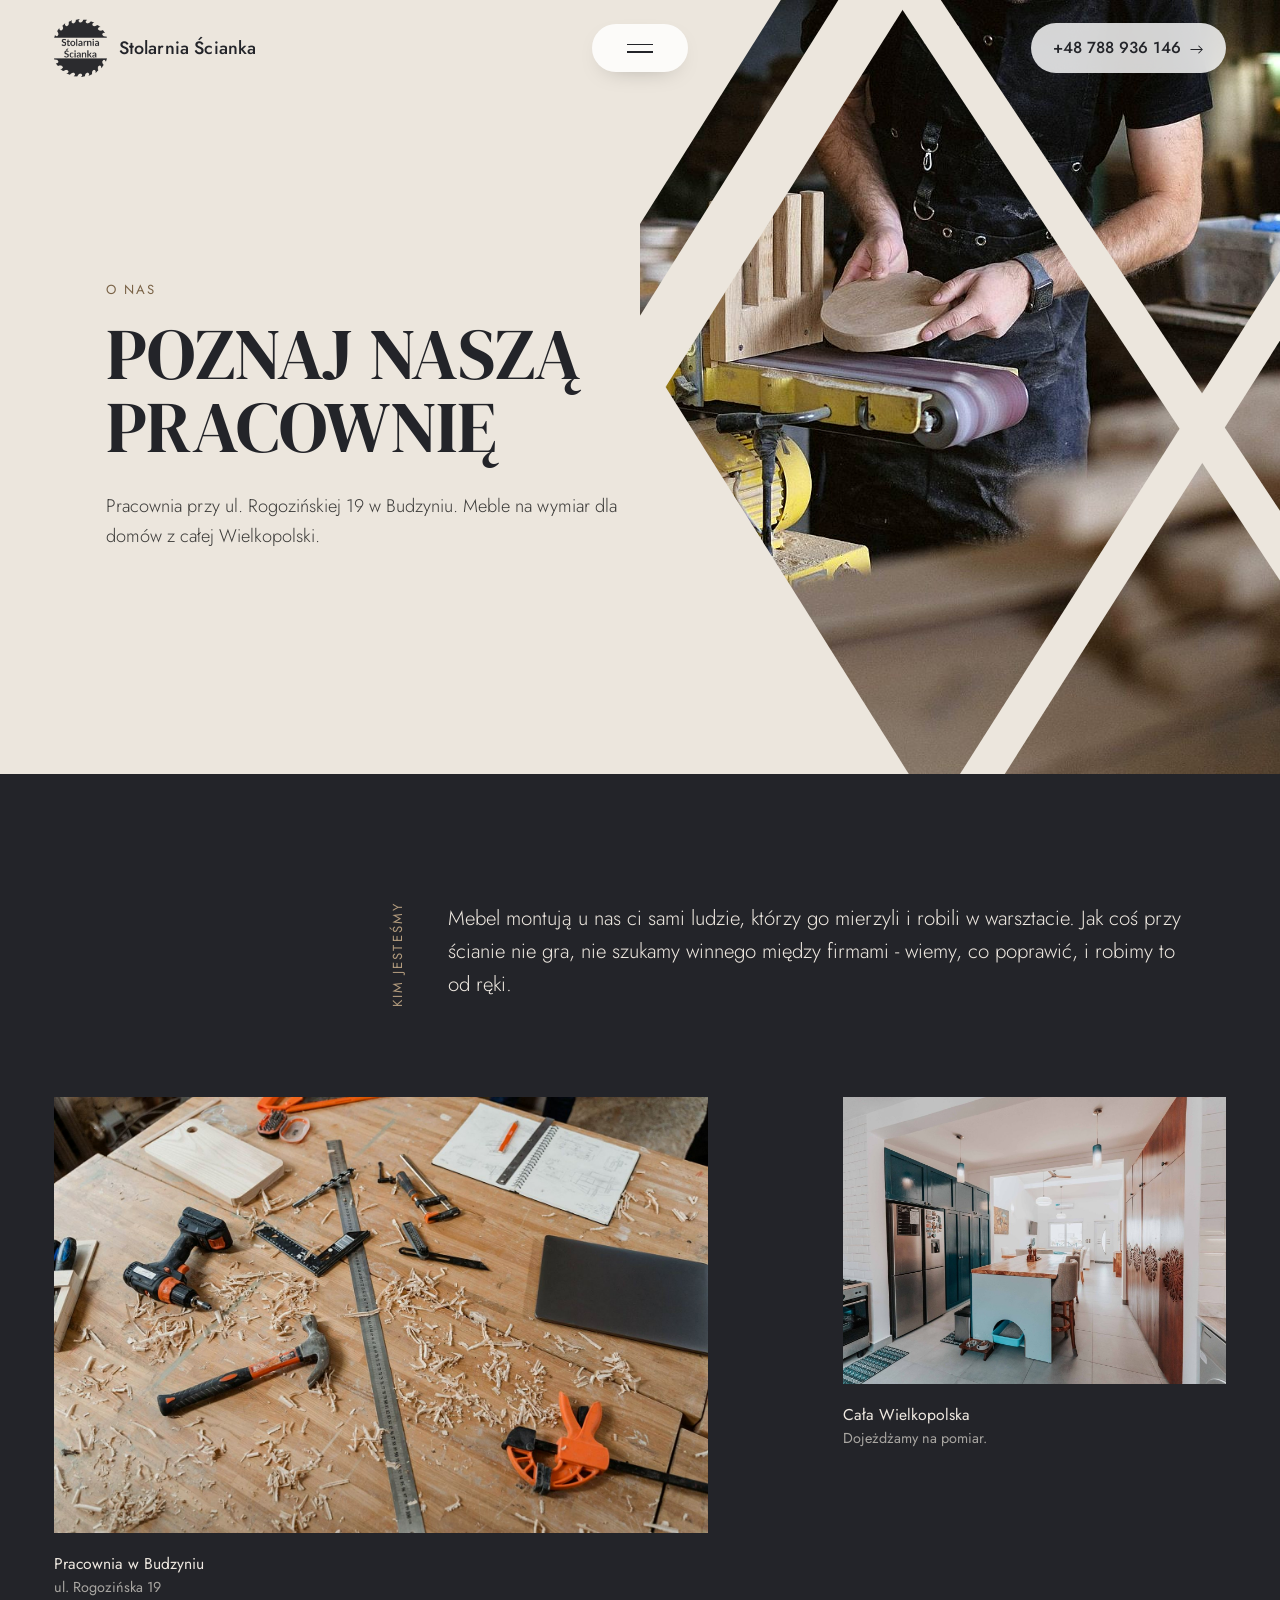
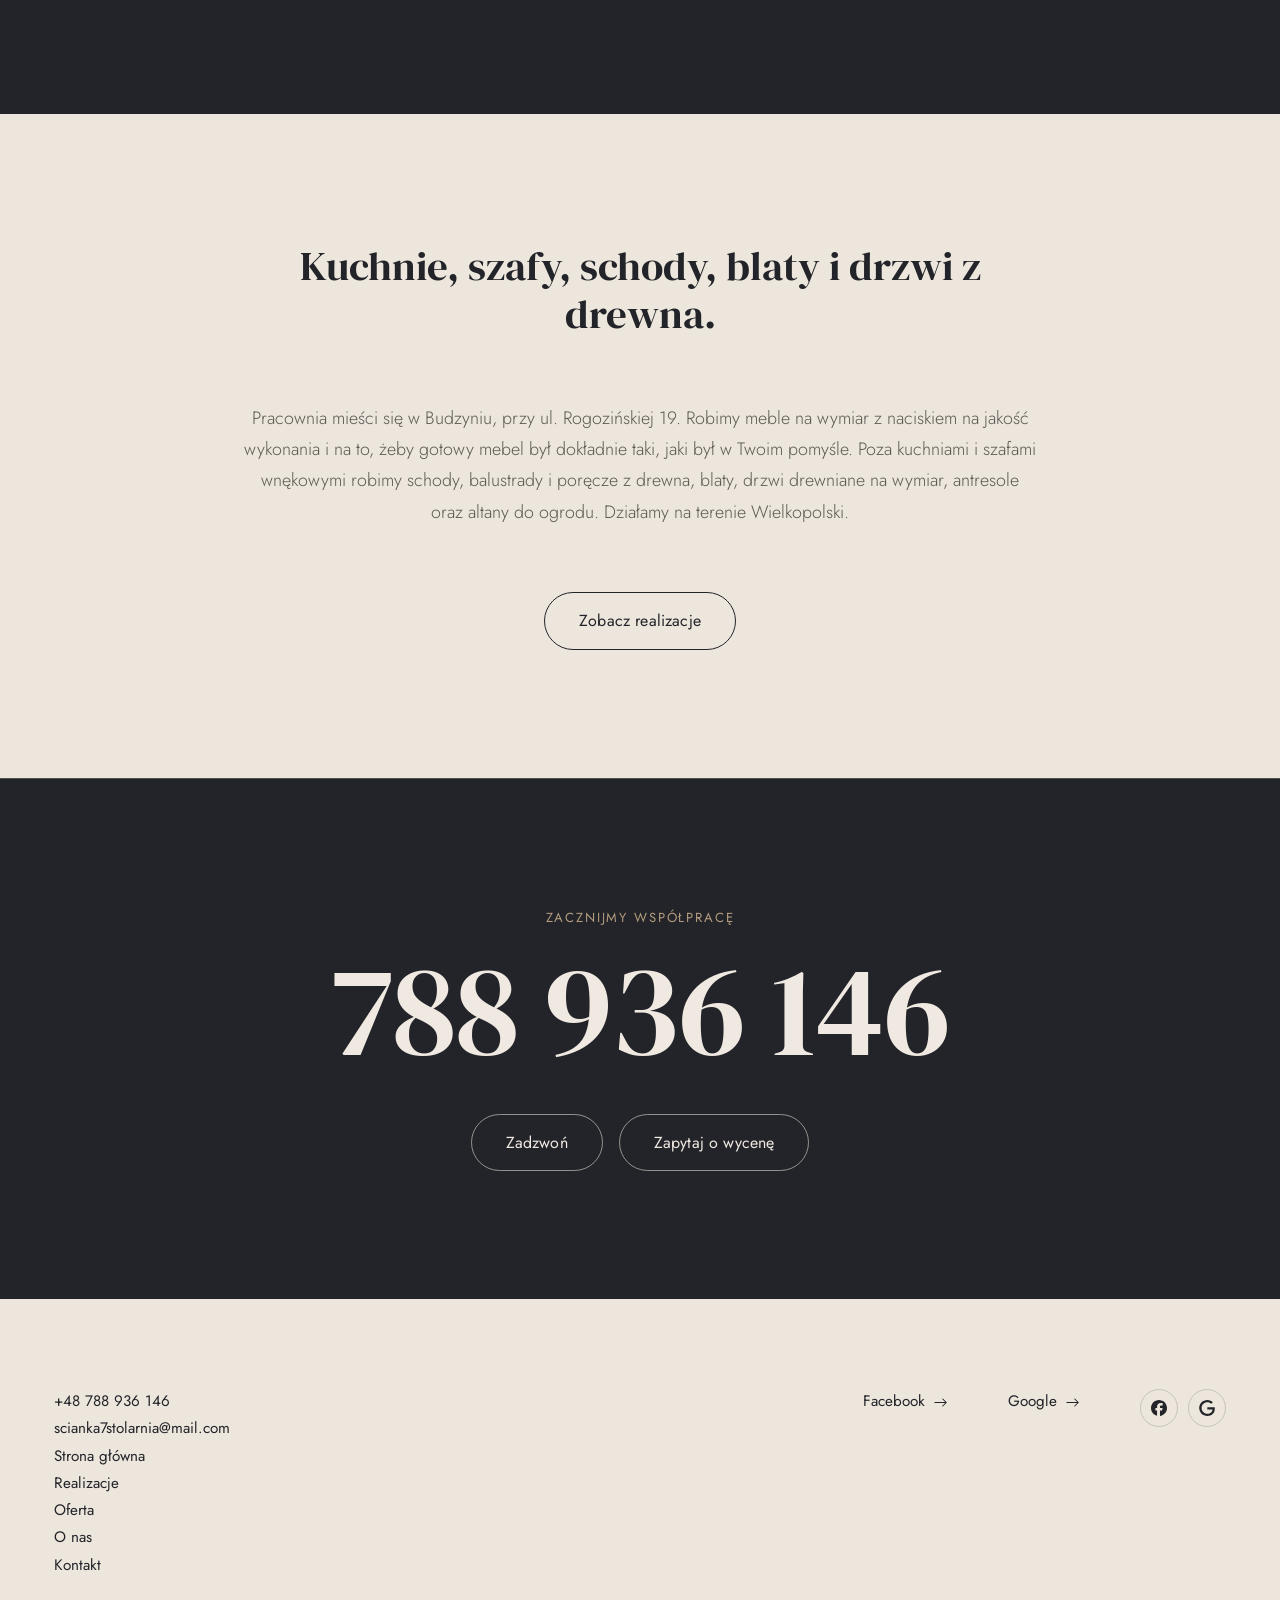
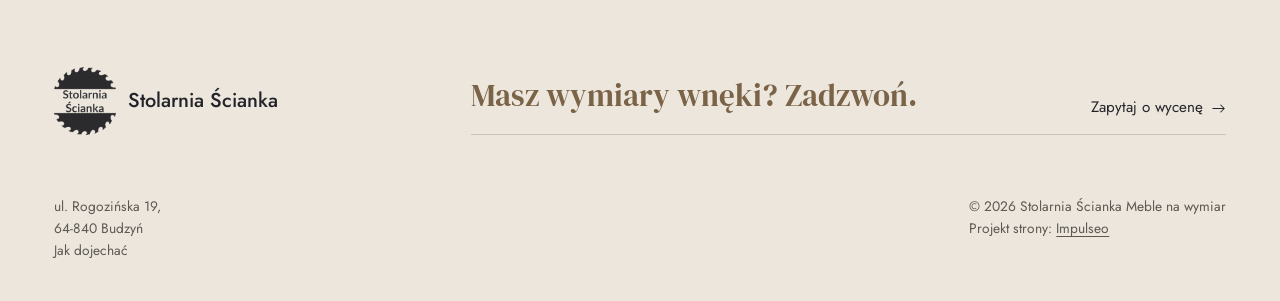
<file: o-nas.html>
<!DOCTYPE html>
<html lang="pl">
<head>
<meta charset="UTF-8">
<meta name="viewport" content="width=device-width, initial-scale=1.0">
<title>O nas - Stolarnia Ścianka Meble na wymiar</title>
<meta name="description" content="Meble na wymiar w Budzyniu: kuchnie, szafy i zabudowy pod Twoje wnętrze. Pomiar, projekt, wykonanie i montaż w jednych rękach. Zadzwoń: +48 788 936 146.">
<link rel="canonical" href="https://kris20032.github.io/stolarnia-scianka-meble-na-wymiar/o-nas.html">
<meta name="robots" content="noindex, nofollow">
<meta property="og:type" content="website">
<meta property="og:locale" content="pl_PL">
<meta property="og:site_name" content="Stolarnia Ścianka Meble na wymiar">
<meta property="og:title" content="O nas - Stolarnia Ścianka Meble na wymiar">
<meta property="og:description" content="Meble na wymiar w Budzyniu: kuchnie, szafy i zabudowy pod Twoje wnętrze. Pomiar, projekt, wykonanie i montaż w jednych rękach. Zadzwoń: +48 788 936 146.">
<meta property="og:url" content="https://kris20032.github.io/stolarnia-scianka-meble-na-wymiar/o-nas.html">
<meta property="og:image" content="https://kris20032.github.io/stolarnia-scianka-meble-na-wymiar/img/og.jpg">
<meta property="og:image:width" content="1200">
<meta property="og:image:height" content="630">
<meta name="twitter:card" content="summary_large_image">
<link rel="preconnect" href="https://fonts.googleapis.com">
<link rel="preconnect" href="https://fonts.gstatic.com" crossorigin>
<link href="https://fonts.googleapis.com/css2?family=DM+Serif+Display&family=Jost:wght@300;400;500&display=swap" rel="stylesheet">
<link rel="stylesheet" href="assets/styles.css?v=kl1">
<meta name="theme-color" content="#ECE6DD">
</head>
<body class="kl">

<header class="kl-top">
  <a class="kl-brand" href="index.html"><img class="brand-logo" src="img/logo.png" alt="Stolarnia Ścianka Meble na wymiar" width="364" height="400" decoding="async"><span>Stolarnia Ścianka</span></a>
  <a class="kl-toptel" href="tel:+48788936146">+48 788 936 146 <svg class="kl-arr" viewBox="0 0 16 10" width="14" height="9" aria-hidden="true"><path d="M1 5h13M10 1l4 4-4 4" fill="none" stroke="currentColor" stroke-width="1.2" stroke-linecap="round" stroke-linejoin="round"/></svg></a>
</header>
<button class="kl-burger" type="button" aria-label="Menu" aria-expanded="false" aria-controls="kl-menu"><i></i><i></i></button>
<div class="kl-menu" id="kl-menu" hidden>
  <div class="kl-menu-in">
    <nav class="kl-menu-nav">
      <a href="index.html"><span>Strona główna</span></a>
      <a href="realizacje.html"><span>Realizacje</span></a>
      <a href="oferta.html"><span>Oferta</span></a>
      <a href="o-nas.html" class="active" aria-current="page"><span>O nas</span></a>
      <a href="kontakt.html"><span>Kontakt</span></a>
    </nav>
    <div class="kl-menu-side">
      <p class="kl-lbl">Kontakt</p>
      <a href="tel:+48788936146">+48 788 936 146</a>
      <a href="mailto:scianka7stolarnia@mail.com">scianka7stolarnia@mail.com</a>
      <p>ul. Rogozińska 19, 64-840 Budzyń</p>
      <a class="kl-pill kl-pill-light" href="kontakt.html">Zapytaj o wycenę</a>
    </div>
  </div>
</div>

<main>
<section class="kl-hero kl-hero-sub">
  <div class="kl-hero-copy">
    <p class="kl-lbl">O nas</p>
    <h1>Poznaj naszą pracownię</h1>
    <p class="kl-lead">Pracownia przy ul. Rogozińskiej 19 w Budzyniu. Meble na wymiar dla domów z całej Wielkopolski.</p>
  </div>
  <div class="kl-hero-art"><img src="img/g6.jpg" alt="Stolarnia Ścianka Meble na wymiar - praca w warsztacie" fetchpriority="high" width="1600" height="1066" decoding="async"></div>
</section>

<section class="kl-dark kl-what">
  <div class="kl-wrap">
    <div class="kl-what-top reveal">
      <p class="kl-vert">Kim jesteśmy</p>
      <p class="kl-what-txt">Mebel montują u nas ci sami ludzie, którzy go mierzyli i robili w warsztacie. Jak coś przy ścianie nie gra, nie szukamy winnego między firmami - wiemy, co poprawić, i robimy to od ręki.</p>
    </div>
    <div class="kl-what-pics">
      <div class="kl-what-a reveal"><img src="img/about.jpg" alt="Narzędzia na stole w warsztacie" loading="lazy" width="1600" height="1066" decoding="async"><span class="kl-cap">Pracownia w Budzyniu</span><span class="kl-sub">ul. Rogozińska 19</span></div>
      <div class="kl-what-b reveal"><img src="img/g12.jpg" alt="Kuchnia z wyspą i drewnianym blatem" loading="lazy" width="1600" height="1067" decoding="async"><span class="kl-cap">Cała Wielkopolska</span><span class="kl-sub">Dojeżdżamy na pomiar.</span></div>
    </div>
  </div>
</section>
<section class="kl-beige kl-about">
  <div class="kl-wrap kl-about-in">
    <h2 class="kl-h2c reveal">Kuchnie, szafy, schody, blaty i drzwi z drewna.</h2>
    <p class="reveal">Pracownia mieści się w Budzyniu, przy ul. Rogozińskiej 19. Robimy meble na wymiar z naciskiem na jakość wykonania i na to, żeby gotowy mebel był dokładnie taki, jaki był w Twoim pomyśle. Poza kuchniami i szafami wnękowymi robimy schody, balustrady i poręcze z drewna, blaty, drzwi drewniane na wymiar, antresole oraz altany do ogrodu. Działamy na terenie Wielkopolski.</p>
    <div class="kl-center reveal"><a class="kl-pill" href="realizacje.html">Zobacz realizacje</a></div>
  </div>
</section>
<section class="kl-dark kl-cta">
  <div class="kl-wrap">
    <p class="kl-lbl reveal">Zacznijmy współpracę</p>
    <a class="kl-bigtel reveal" href="tel:+48788936146">788 936 146</a>
    <div class="kl-cta-act reveal">
      <a class="kl-pill kl-pill-light" href="tel:+48788936146">Zadzwoń</a>
      <a class="kl-pill kl-pill-light" href="kontakt.html">Zapytaj o wycenę</a>
    </div>
  </div>
</section>
</main>

<footer class="kl-foot">
  <div class="kl-wrap">
    <div class="kl-foot-top">
      <div class="kl-foot-links">
        <a href="tel:+48788936146">+48 788 936 146</a>
        <a href="mailto:scianka7stolarnia@mail.com">scianka7stolarnia@mail.com</a>
        <a href="index.html">Strona główna</a>
        <a href="realizacje.html">Realizacje</a>
        <a href="oferta.html">Oferta</a>
        <a href="o-nas.html">O nas</a>
        <a href="kontakt.html">Kontakt</a>
      </div>
      <div class="kl-foot-soc">
        <div><a href="https://www.facebook.com/stolarniascianka/" target="_blank" rel="noopener">Facebook <svg class="kl-arr" viewBox="0 0 16 10" width="14" height="9" aria-hidden="true"><path d="M1 5h13M10 1l4 4-4 4" fill="none" stroke="currentColor" stroke-width="1.2" stroke-linecap="round" stroke-linejoin="round"/></svg></a></div>
        <div><a href="https://www.google.com/maps/place/Stolarnia+%C5%9Acianka+Meble+na+wymiar/@52.8878018,16.9869668,17z" target="_blank" rel="noopener">Google <svg class="kl-arr" viewBox="0 0 16 10" width="14" height="9" aria-hidden="true"><path d="M1 5h13M10 1l4 4-4 4" fill="none" stroke="currentColor" stroke-width="1.2" stroke-linecap="round" stroke-linejoin="round"/></svg></a></div>
        <div class="foot-soc">
        <a class="soc" href="https://www.facebook.com/stolarniascianka/" target="_blank" rel="noopener" aria-label="Facebook - Stolarnia Ścianka Meble na wymiar"><svg viewBox="0 0 24 24" aria-hidden="true" focusable="false"><path d="M9.101 23.691v-7.98H6.627v-3.667h2.474v-1.58c0-4.085 1.848-5.978 5.858-5.978.401 0 .955.042 1.468.103a8.68 8.68 0 0 1 1.141.195v3.325a8.623 8.623 0 0 0-.653-.036 26.805 26.805 0 0 0-.733-.009c-.707 0-1.259.096-1.675.309a1.686 1.686 0 0 0-.679.622c-.258.42-.374.995-.374 1.752v1.297h3.919l-.386 2.103-.287 1.564h-3.246v8.245C19.396 23.238 24 18.179 24 12.044c0-6.627-5.373-12-12-12s-12 5.373-12 12c0 5.628 3.874 10.35 9.101 11.647Z" fill="currentColor"/></svg></a>
        <a class="soc" href="https://www.google.com/maps/place/Stolarnia+%C5%9Acianka+Meble+na+wymiar/@52.8878018,16.9869668,17z" target="_blank" rel="noopener" aria-label="Google - Stolarnia Ścianka Meble na wymiar"><svg viewBox="0 0 24 24" aria-hidden="true" focusable="false"><path d="M12.48 10.92v3.28h7.84c-.24 1.84-.853 3.187-1.787 4.133-1.147 1.147-2.933 2.4-6.053 2.4-4.827 0-8.6-3.893-8.6-8.72s3.773-8.72 8.6-8.72c2.6 0 4.507 1.027 5.907 2.347l2.307-2.307C18.747 1.44 16.133 0 12.48 0 5.867 0 .307 5.387.307 12s5.56 12 12.173 12c3.573 0 6.267-1.173 8.373-3.36 2.16-2.16 2.84-5.213 2.84-7.667 0-.76-.053-1.467-.173-2.053H12.48z" fill="currentColor"/></svg></a>
      </div>
      </div>
    </div>
    <div class="kl-foot-mid">
      <a class="kl-foot-brand" href="index.html"><img src="img/logo.png" alt="Stolarnia Ścianka Meble na wymiar" width="364" height="400" loading="lazy" decoding="async"><span>Stolarnia Ścianka</span></a>
      <div class="kl-foot-cta">
        <p class="kl-foot-big">Masz wymiary wnęki? Zadzwoń.</p>
        <a href="kontakt.html">Zapytaj o wycenę <svg class="kl-arr" viewBox="0 0 16 10" width="14" height="9" aria-hidden="true"><path d="M1 5h13M10 1l4 4-4 4" fill="none" stroke="currentColor" stroke-width="1.2" stroke-linecap="round" stroke-linejoin="round"/></svg></a>
      </div>
    </div>
    <div class="kl-foot-bot">
      <p>ul. Rogozińska 19,<br>64-840 Budzyń<br><a href="https://www.google.com/maps/place/Stolarnia+%C5%9Acianka+Meble+na+wymiar/@52.8878018,16.9869668,17z" target="_blank" rel="noopener">Jak dojechać</a></p>
      <p>© 2026 Stolarnia Ścianka Meble na wymiar<br>Projekt strony: <a class="foot-credit" href="https://impulseo.pl" target="_blank" rel="noopener">Impulseo</a></p>
    </div>
  </div>
</footer>
<div class="sticky-reserve"><a class="sr-book" href="kontakt.html">Zapytaj o wycenę</a><a class="sr-call" href="tel:+48788936146" aria-label="Zadzwoń"><svg class="ico-tel" width="16" height="16" viewBox="0 0 24 24" fill="none" aria-hidden="true"><path d="M6.6 10.8a15.5 15.5 0 0 0 6.6 6.6l2.2-2.2a1 1 0 0 1 1-.24 11.4 11.4 0 0 0 3.6.58 1 1 0 0 1 1 1V20a1 1 0 0 1-1 1A17 17 0 0 1 3 4a1 1 0 0 1 1-1h3.5a1 1 0 0 1 1 1c0 1.25.2 2.46.58 3.6a1 1 0 0 1-.25 1l-2.23 2.2Z" fill="currentColor"/></svg></a></div>
<div class="demo-wazne" data-do="2026-11-03" data-cykl="3" hidden><svg class="dw-ico" width="13" height="13" viewBox="0 0 24 24" fill="none" aria-hidden="true"><circle cx="12" cy="12" r="8.6" stroke="currentColor" stroke-width="1.8"/><path d="M12 7.2V12l3.3 2" stroke="currentColor" stroke-width="1.8" stroke-linecap="round"/></svg><span class="dw-txt"></span></div>

<script src="assets/main.js"></script>
<script src="assets/kl.js"></script>
</body>
</html>
</file>
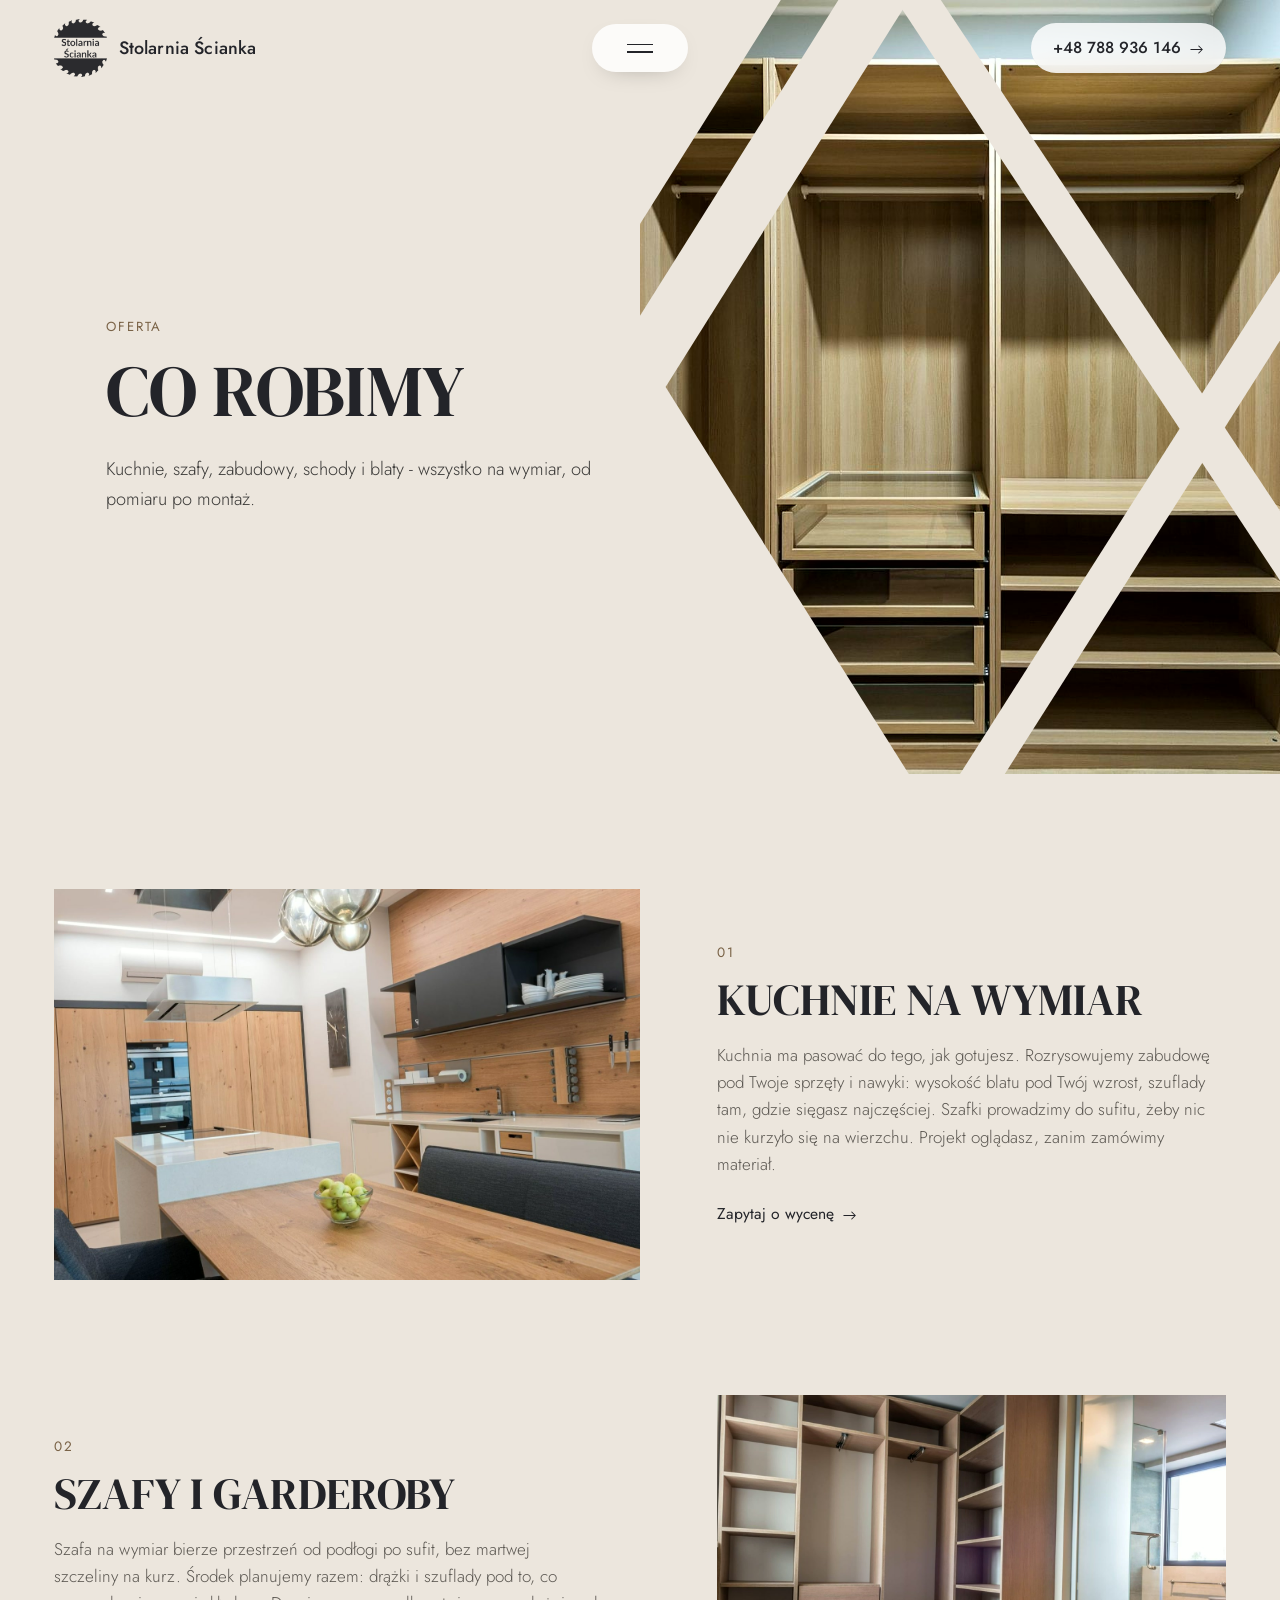
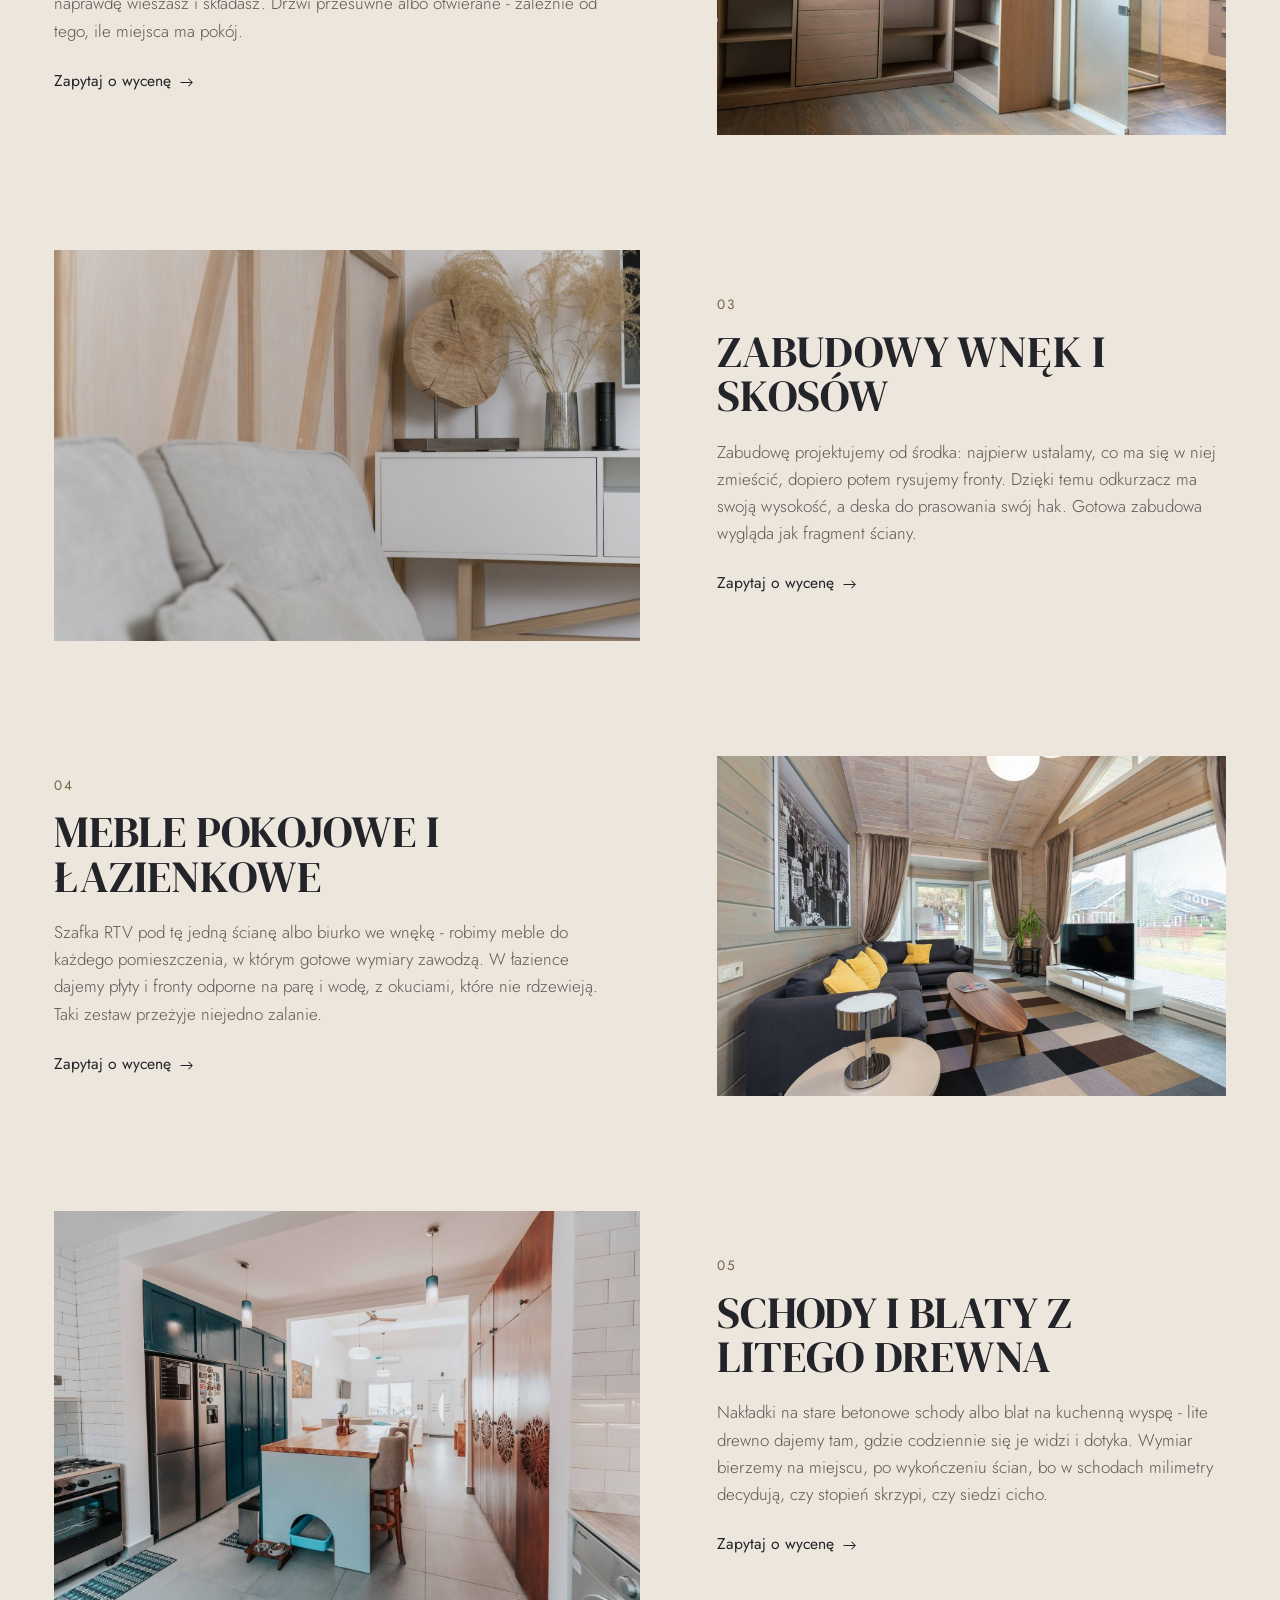
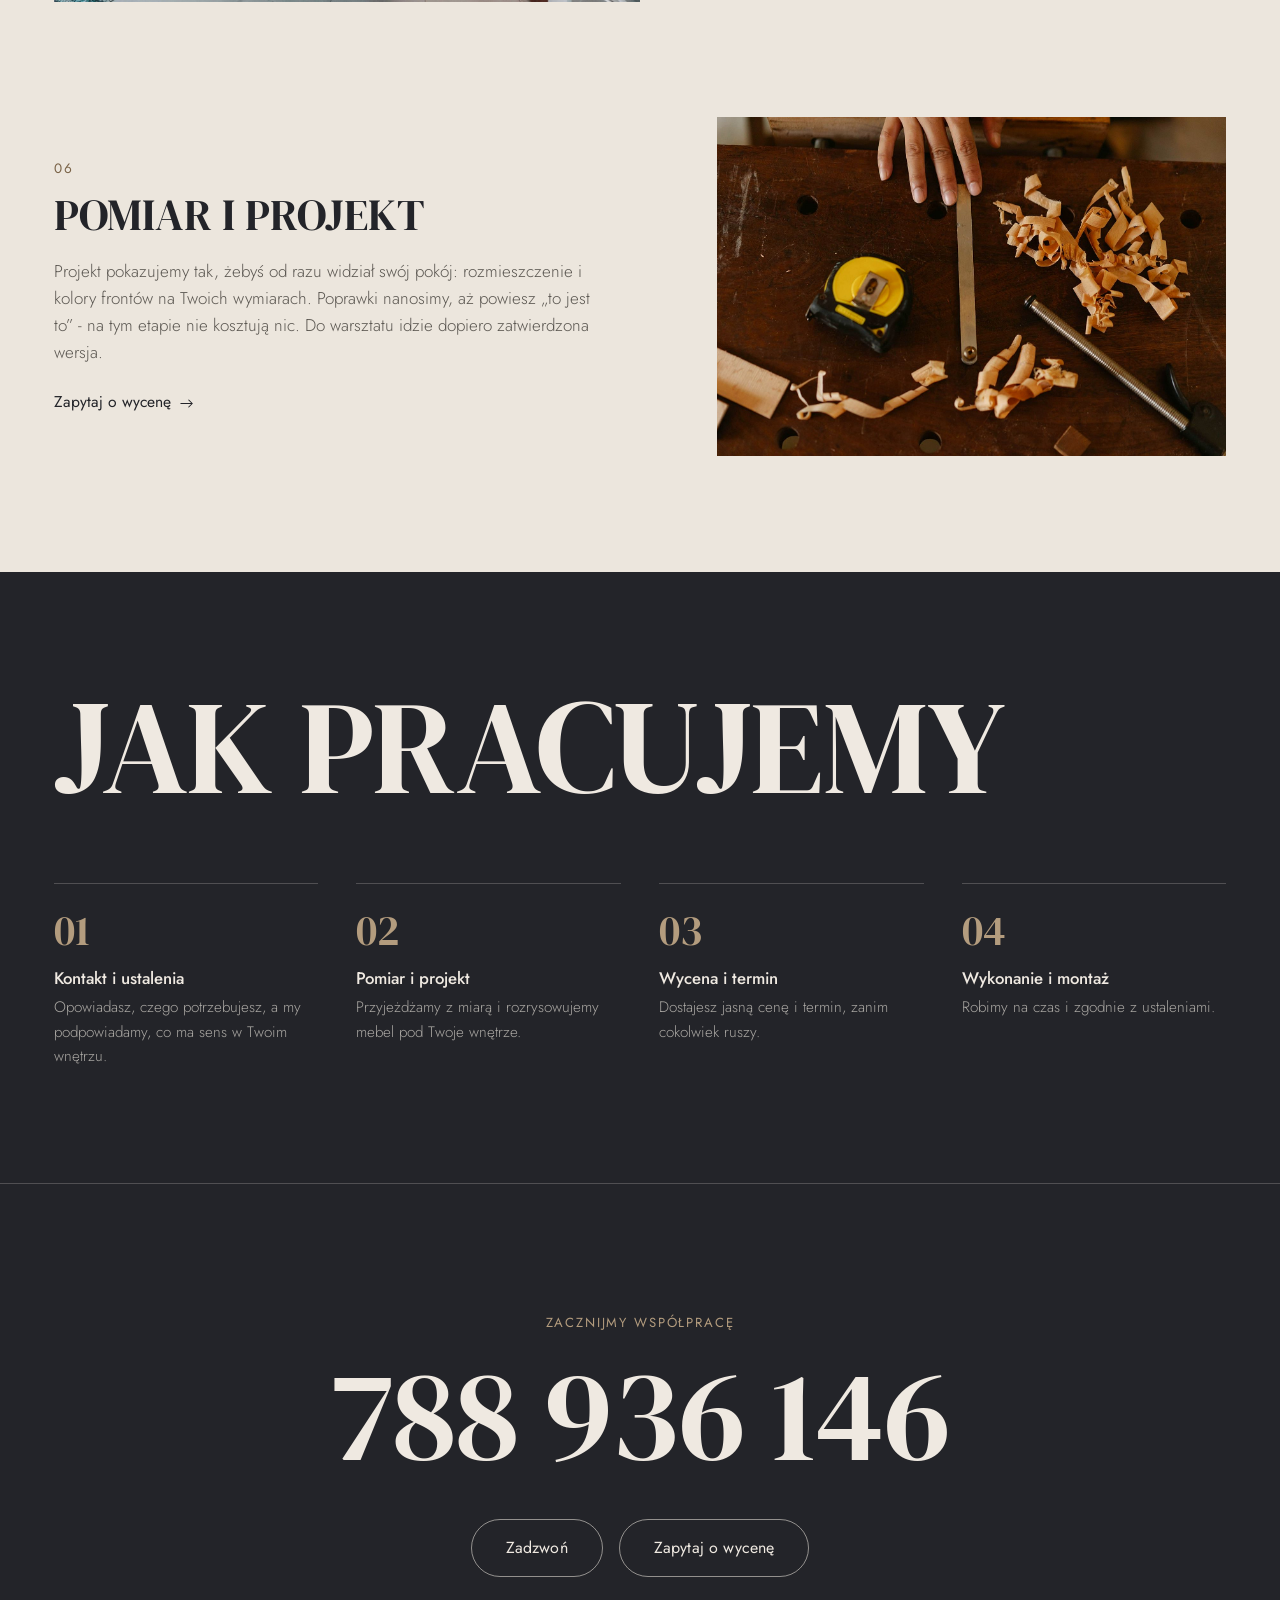
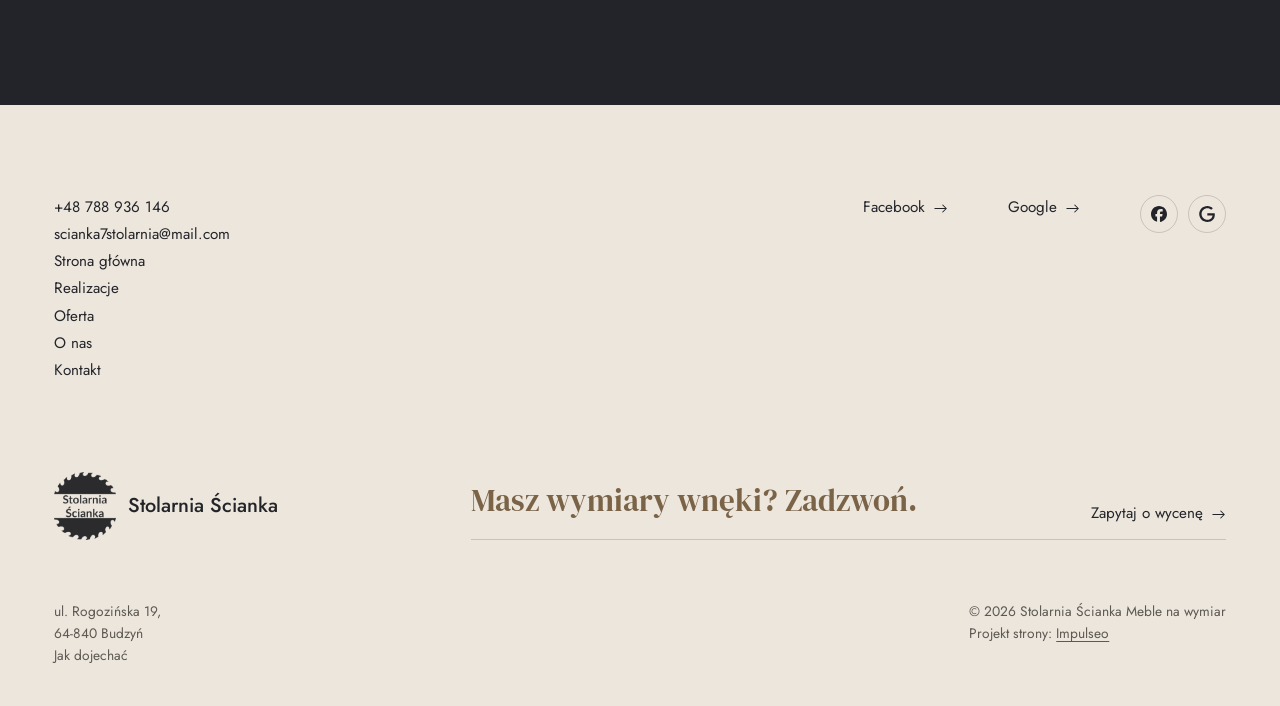
<file: oferta.html>
<!DOCTYPE html>
<html lang="pl">
<head>
<meta charset="UTF-8">
<meta name="viewport" content="width=device-width, initial-scale=1.0">
<title>Oferta - Stolarnia Ścianka Meble na wymiar</title>
<meta name="description" content="Meble na wymiar w Budzyniu: kuchnie, szafy i zabudowy pod Twoje wnętrze. Pomiar, projekt, wykonanie i montaż w jednych rękach. Zadzwoń: +48 788 936 146.">
<link rel="canonical" href="https://kris20032.github.io/stolarnia-scianka-meble-na-wymiar/oferta.html">
<meta name="robots" content="noindex, nofollow">
<meta property="og:type" content="website">
<meta property="og:locale" content="pl_PL">
<meta property="og:site_name" content="Stolarnia Ścianka Meble na wymiar">
<meta property="og:title" content="Oferta - Stolarnia Ścianka Meble na wymiar">
<meta property="og:description" content="Meble na wymiar w Budzyniu: kuchnie, szafy i zabudowy pod Twoje wnętrze. Pomiar, projekt, wykonanie i montaż w jednych rękach. Zadzwoń: +48 788 936 146.">
<meta property="og:url" content="https://kris20032.github.io/stolarnia-scianka-meble-na-wymiar/oferta.html">
<meta property="og:image" content="https://kris20032.github.io/stolarnia-scianka-meble-na-wymiar/img/og.jpg">
<meta property="og:image:width" content="1200">
<meta property="og:image:height" content="630">
<meta name="twitter:card" content="summary_large_image">
<link rel="preconnect" href="https://fonts.googleapis.com">
<link rel="preconnect" href="https://fonts.gstatic.com" crossorigin>
<link href="https://fonts.googleapis.com/css2?family=DM+Serif+Display&family=Jost:wght@300;400;500&display=swap" rel="stylesheet">
<link rel="stylesheet" href="assets/styles.css?v=kl1">
<meta name="theme-color" content="#ECE6DD">
</head>
<body class="kl">

<header class="kl-top">
  <a class="kl-brand" href="index.html"><img class="brand-logo" src="img/logo.png" alt="Stolarnia Ścianka Meble na wymiar" width="364" height="400" decoding="async"><span>Stolarnia Ścianka</span></a>
  <a class="kl-toptel" href="tel:+48788936146">+48 788 936 146 <svg class="kl-arr" viewBox="0 0 16 10" width="14" height="9" aria-hidden="true"><path d="M1 5h13M10 1l4 4-4 4" fill="none" stroke="currentColor" stroke-width="1.2" stroke-linecap="round" stroke-linejoin="round"/></svg></a>
</header>
<button class="kl-burger" type="button" aria-label="Menu" aria-expanded="false" aria-controls="kl-menu"><i></i><i></i></button>
<div class="kl-menu" id="kl-menu" hidden>
  <div class="kl-menu-in">
    <nav class="kl-menu-nav">
      <a href="index.html"><span>Strona główna</span></a>
      <a href="realizacje.html"><span>Realizacje</span></a>
      <a href="oferta.html" class="active" aria-current="page"><span>Oferta</span></a>
      <a href="o-nas.html"><span>O nas</span></a>
      <a href="kontakt.html"><span>Kontakt</span></a>
    </nav>
    <div class="kl-menu-side">
      <p class="kl-lbl">Kontakt</p>
      <a href="tel:+48788936146">+48 788 936 146</a>
      <a href="mailto:scianka7stolarnia@mail.com">scianka7stolarnia@mail.com</a>
      <p>ul. Rogozińska 19, 64-840 Budzyń</p>
      <a class="kl-pill kl-pill-light" href="kontakt.html">Zapytaj o wycenę</a>
    </div>
  </div>
</div>

<main>
<section class="kl-hero kl-hero-sub">
  <div class="kl-hero-copy">
    <p class="kl-lbl">Oferta</p>
    <h1>Co robimy</h1>
    <p class="kl-lead">Kuchnie, szafy, zabudowy, schody i blaty - wszystko na wymiar, od pomiaru po montaż.</p>
  </div>
  <div class="kl-hero-art"><img src="img/g1.jpg" alt="Stolarnia Ścianka Meble na wymiar - szafa na wymiar" fetchpriority="high" width="1600" height="1068" decoding="async"></div>
</section>

<section class="kl-beige kl-rows">
  <div class="kl-wrap">
    <article class="kl-row reveal">
      <div class="kl-row-img"><img src="img/g10.jpg" alt="Kuchnie na wymiar" loading="lazy" width="1504" height="974" decoding="async"></div>
      <div class="kl-row-txt">
        <span class="kl-num">01</span>
        <h2>Kuchnie na wymiar</h2>
        <p>Kuchnia ma pasować do tego, jak gotujesz. Rozrysowujemy zabudowę pod Twoje sprzęty i nawyki: wysokość blatu pod Twój wzrost, szuflady tam, gdzie sięgasz najczęściej. Szafki prowadzimy do sufitu, żeby nic nie kurzyło się na wierzchu. Projekt oglądasz, zanim zamówimy materiał.</p>
        <a class="kl-link" href="kontakt.html">Zapytaj o wycenę <svg class="kl-arr" viewBox="0 0 16 10" width="14" height="9" aria-hidden="true"><path d="M1 5h13M10 1l4 4-4 4" fill="none" stroke="currentColor" stroke-width="1.2" stroke-linecap="round" stroke-linejoin="round"/></svg></a>
      </div>
    </article>
    <article class="kl-row kl-row-rev reveal">
      <div class="kl-row-img"><img src="img/g8.jpg" alt="Szafy i garderoby" loading="lazy" width="1542" height="1002" decoding="async"></div>
      <div class="kl-row-txt">
        <span class="kl-num">02</span>
        <h2>Szafy i garderoby</h2>
        <p>Szafa na wymiar bierze przestrzeń od podłogi po sufit, bez martwej szczeliny na kurz. Środek planujemy razem: drążki i szuflady pod to, co naprawdę wieszasz i składasz. Drzwi przesuwne albo otwierane - zależnie od tego, ile miejsca ma pokój.</p>
        <a class="kl-link" href="kontakt.html">Zapytaj o wycenę <svg class="kl-arr" viewBox="0 0 16 10" width="14" height="9" aria-hidden="true"><path d="M1 5h13M10 1l4 4-4 4" fill="none" stroke="currentColor" stroke-width="1.2" stroke-linecap="round" stroke-linejoin="round"/></svg></a>
      </div>
    </article>
    <article class="kl-row reveal">
      <div class="kl-row-img"><img src="img/g14.jpg" alt="Zabudowy wnęk i skosów" loading="lazy" width="1600" height="1066" decoding="async"></div>
      <div class="kl-row-txt">
        <span class="kl-num">03</span>
        <h2>Zabudowy wnęk i skosów</h2>
        <p>Zabudowę projektujemy od środka: najpierw ustalamy, co ma się w niej zmieścić, dopiero potem rysujemy fronty. Dzięki temu odkurzacz ma swoją wysokość, a deska do prasowania swój hak. Gotowa zabudowa wygląda jak fragment ściany.</p>
        <a class="kl-link" href="kontakt.html">Zapytaj o wycenę <svg class="kl-arr" viewBox="0 0 16 10" width="14" height="9" aria-hidden="true"><path d="M1 5h13M10 1l4 4-4 4" fill="none" stroke="currentColor" stroke-width="1.2" stroke-linecap="round" stroke-linejoin="round"/></svg></a>
      </div>
    </article>
    <article class="kl-row kl-row-rev reveal">
      <div class="kl-row-img"><img src="img/g13.jpg" alt="Meble pokojowe i łazienkowe" loading="lazy" width="1600" height="1068" decoding="async"></div>
      <div class="kl-row-txt">
        <span class="kl-num">04</span>
        <h2>Meble pokojowe i łazienkowe</h2>
        <p>Szafka RTV pod tę jedną ścianę albo biurko we wnękę - robimy meble do każdego pomieszczenia, w którym gotowe wymiary zawodzą. W łazience dajemy płyty i fronty odporne na parę i wodę, z okuciami, które nie rdzewieją. Taki zestaw przeżyje niejedno zalanie.</p>
        <a class="kl-link" href="kontakt.html">Zapytaj o wycenę <svg class="kl-arr" viewBox="0 0 16 10" width="14" height="9" aria-hidden="true"><path d="M1 5h13M10 1l4 4-4 4" fill="none" stroke="currentColor" stroke-width="1.2" stroke-linecap="round" stroke-linejoin="round"/></svg></a>
      </div>
    </article>
    <article class="kl-row reveal">
      <div class="kl-row-img"><img src="img/g12.jpg" alt="Schody i blaty z litego drewna" loading="lazy" width="1600" height="1067" decoding="async"></div>
      <div class="kl-row-txt">
        <span class="kl-num">05</span>
        <h2>Schody i blaty z litego drewna</h2>
        <p>Nakładki na stare betonowe schody albo blat na kuchenną wyspę - lite drewno dajemy tam, gdzie codziennie się je widzi i dotyka. Wymiar bierzemy na miejscu, po wykończeniu ścian, bo w schodach milimetry decydują, czy stopień skrzypi, czy siedzi cicho.</p>
        <a class="kl-link" href="kontakt.html">Zapytaj o wycenę <svg class="kl-arr" viewBox="0 0 16 10" width="14" height="9" aria-hidden="true"><path d="M1 5h13M10 1l4 4-4 4" fill="none" stroke="currentColor" stroke-width="1.2" stroke-linecap="round" stroke-linejoin="round"/></svg></a>
      </div>
    </article>
    <article class="kl-row kl-row-rev reveal">
      <div class="kl-row-img"><img src="img/g4.jpg" alt="Pomiar i projekt" loading="lazy" width="1600" height="1066" decoding="async"></div>
      <div class="kl-row-txt">
        <span class="kl-num">06</span>
        <h2>Pomiar i projekt</h2>
        <p>Projekt pokazujemy tak, żebyś od razu widział swój pokój: rozmieszczenie i kolory frontów na Twoich wymiarach. Poprawki nanosimy, aż powiesz „to jest to” - na tym etapie nie kosztują nic. Do warsztatu idzie dopiero zatwierdzona wersja.</p>
        <a class="kl-link" href="kontakt.html">Zapytaj o wycenę <svg class="kl-arr" viewBox="0 0 16 10" width="14" height="9" aria-hidden="true"><path d="M1 5h13M10 1l4 4-4 4" fill="none" stroke="currentColor" stroke-width="1.2" stroke-linecap="round" stroke-linejoin="round"/></svg></a>
      </div>
    </article>
  </div>
</section>
<section class="kl-dark kl-steps-sec">
  <div class="kl-wrap">
    <h2 class="kl-giant reveal">Jak pracujemy</h2>
    <div class="kl-steps">
      <div class="kl-step reveal"><b>01</b><h3>Kontakt i ustalenia</h3><p>Opowiadasz, czego potrzebujesz, a my podpowiadamy, co ma sens w Twoim wnętrzu.</p></div>
      <div class="kl-step reveal"><b>02</b><h3>Pomiar i projekt</h3><p>Przyjeżdżamy z miarą i rozrysowujemy mebel pod Twoje wnętrze.</p></div>
      <div class="kl-step reveal"><b>03</b><h3>Wycena i termin</h3><p>Dostajesz jasną cenę i termin, zanim cokolwiek ruszy.</p></div>
      <div class="kl-step reveal"><b>04</b><h3>Wykonanie i montaż</h3><p>Robimy na czas i zgodnie z ustaleniami.</p></div>
    </div>
  </div>
</section>
<section class="kl-dark kl-cta">
  <div class="kl-wrap">
    <p class="kl-lbl reveal">Zacznijmy współpracę</p>
    <a class="kl-bigtel reveal" href="tel:+48788936146">788 936 146</a>
    <div class="kl-cta-act reveal">
      <a class="kl-pill kl-pill-light" href="tel:+48788936146">Zadzwoń</a>
      <a class="kl-pill kl-pill-light" href="kontakt.html">Zapytaj o wycenę</a>
    </div>
  </div>
</section>
</main>

<footer class="kl-foot">
  <div class="kl-wrap">
    <div class="kl-foot-top">
      <div class="kl-foot-links">
        <a href="tel:+48788936146">+48 788 936 146</a>
        <a href="mailto:scianka7stolarnia@mail.com">scianka7stolarnia@mail.com</a>
        <a href="index.html">Strona główna</a>
        <a href="realizacje.html">Realizacje</a>
        <a href="oferta.html">Oferta</a>
        <a href="o-nas.html">O nas</a>
        <a href="kontakt.html">Kontakt</a>
      </div>
      <div class="kl-foot-soc">
        <div><a href="https://www.facebook.com/stolarniascianka/" target="_blank" rel="noopener">Facebook <svg class="kl-arr" viewBox="0 0 16 10" width="14" height="9" aria-hidden="true"><path d="M1 5h13M10 1l4 4-4 4" fill="none" stroke="currentColor" stroke-width="1.2" stroke-linecap="round" stroke-linejoin="round"/></svg></a></div>
        <div><a href="https://www.google.com/maps/place/Stolarnia+%C5%9Acianka+Meble+na+wymiar/@52.8878018,16.9869668,17z" target="_blank" rel="noopener">Google <svg class="kl-arr" viewBox="0 0 16 10" width="14" height="9" aria-hidden="true"><path d="M1 5h13M10 1l4 4-4 4" fill="none" stroke="currentColor" stroke-width="1.2" stroke-linecap="round" stroke-linejoin="round"/></svg></a></div>
        <div class="foot-soc">
        <a class="soc" href="https://www.facebook.com/stolarniascianka/" target="_blank" rel="noopener" aria-label="Facebook - Stolarnia Ścianka Meble na wymiar"><svg viewBox="0 0 24 24" aria-hidden="true" focusable="false"><path d="M9.101 23.691v-7.98H6.627v-3.667h2.474v-1.58c0-4.085 1.848-5.978 5.858-5.978.401 0 .955.042 1.468.103a8.68 8.68 0 0 1 1.141.195v3.325a8.623 8.623 0 0 0-.653-.036 26.805 26.805 0 0 0-.733-.009c-.707 0-1.259.096-1.675.309a1.686 1.686 0 0 0-.679.622c-.258.42-.374.995-.374 1.752v1.297h3.919l-.386 2.103-.287 1.564h-3.246v8.245C19.396 23.238 24 18.179 24 12.044c0-6.627-5.373-12-12-12s-12 5.373-12 12c0 5.628 3.874 10.35 9.101 11.647Z" fill="currentColor"/></svg></a>
        <a class="soc" href="https://www.google.com/maps/place/Stolarnia+%C5%9Acianka+Meble+na+wymiar/@52.8878018,16.9869668,17z" target="_blank" rel="noopener" aria-label="Google - Stolarnia Ścianka Meble na wymiar"><svg viewBox="0 0 24 24" aria-hidden="true" focusable="false"><path d="M12.48 10.92v3.28h7.84c-.24 1.84-.853 3.187-1.787 4.133-1.147 1.147-2.933 2.4-6.053 2.4-4.827 0-8.6-3.893-8.6-8.72s3.773-8.72 8.6-8.72c2.6 0 4.507 1.027 5.907 2.347l2.307-2.307C18.747 1.44 16.133 0 12.48 0 5.867 0 .307 5.387.307 12s5.56 12 12.173 12c3.573 0 6.267-1.173 8.373-3.36 2.16-2.16 2.84-5.213 2.84-7.667 0-.76-.053-1.467-.173-2.053H12.48z" fill="currentColor"/></svg></a>
      </div>
      </div>
    </div>
    <div class="kl-foot-mid">
      <a class="kl-foot-brand" href="index.html"><img src="img/logo.png" alt="Stolarnia Ścianka Meble na wymiar" width="364" height="400" loading="lazy" decoding="async"><span>Stolarnia Ścianka</span></a>
      <div class="kl-foot-cta">
        <p class="kl-foot-big">Masz wymiary wnęki? Zadzwoń.</p>
        <a href="kontakt.html">Zapytaj o wycenę <svg class="kl-arr" viewBox="0 0 16 10" width="14" height="9" aria-hidden="true"><path d="M1 5h13M10 1l4 4-4 4" fill="none" stroke="currentColor" stroke-width="1.2" stroke-linecap="round" stroke-linejoin="round"/></svg></a>
      </div>
    </div>
    <div class="kl-foot-bot">
      <p>ul. Rogozińska 19,<br>64-840 Budzyń<br><a href="https://www.google.com/maps/place/Stolarnia+%C5%9Acianka+Meble+na+wymiar/@52.8878018,16.9869668,17z" target="_blank" rel="noopener">Jak dojechać</a></p>
      <p>© 2026 Stolarnia Ścianka Meble na wymiar<br>Projekt strony: <a class="foot-credit" href="https://impulseo.pl" target="_blank" rel="noopener">Impulseo</a></p>
    </div>
  </div>
</footer>
<div class="sticky-reserve"><a class="sr-book" href="kontakt.html">Zapytaj o wycenę</a><a class="sr-call" href="tel:+48788936146" aria-label="Zadzwoń"><svg class="ico-tel" width="16" height="16" viewBox="0 0 24 24" fill="none" aria-hidden="true"><path d="M6.6 10.8a15.5 15.5 0 0 0 6.6 6.6l2.2-2.2a1 1 0 0 1 1-.24 11.4 11.4 0 0 0 3.6.58 1 1 0 0 1 1 1V20a1 1 0 0 1-1 1A17 17 0 0 1 3 4a1 1 0 0 1 1-1h3.5a1 1 0 0 1 1 1c0 1.25.2 2.46.58 3.6a1 1 0 0 1-.25 1l-2.23 2.2Z" fill="currentColor"/></svg></a></div>
<div class="demo-wazne" data-do="2026-11-03" data-cykl="3" hidden><svg class="dw-ico" width="13" height="13" viewBox="0 0 24 24" fill="none" aria-hidden="true"><circle cx="12" cy="12" r="8.6" stroke="currentColor" stroke-width="1.8"/><path d="M12 7.2V12l3.3 2" stroke="currentColor" stroke-width="1.8" stroke-linecap="round"/></svg><span class="dw-txt"></span></div>

<script src="assets/main.js"></script>
<script src="assets/kl.js"></script>
</body>
</html>
</file>
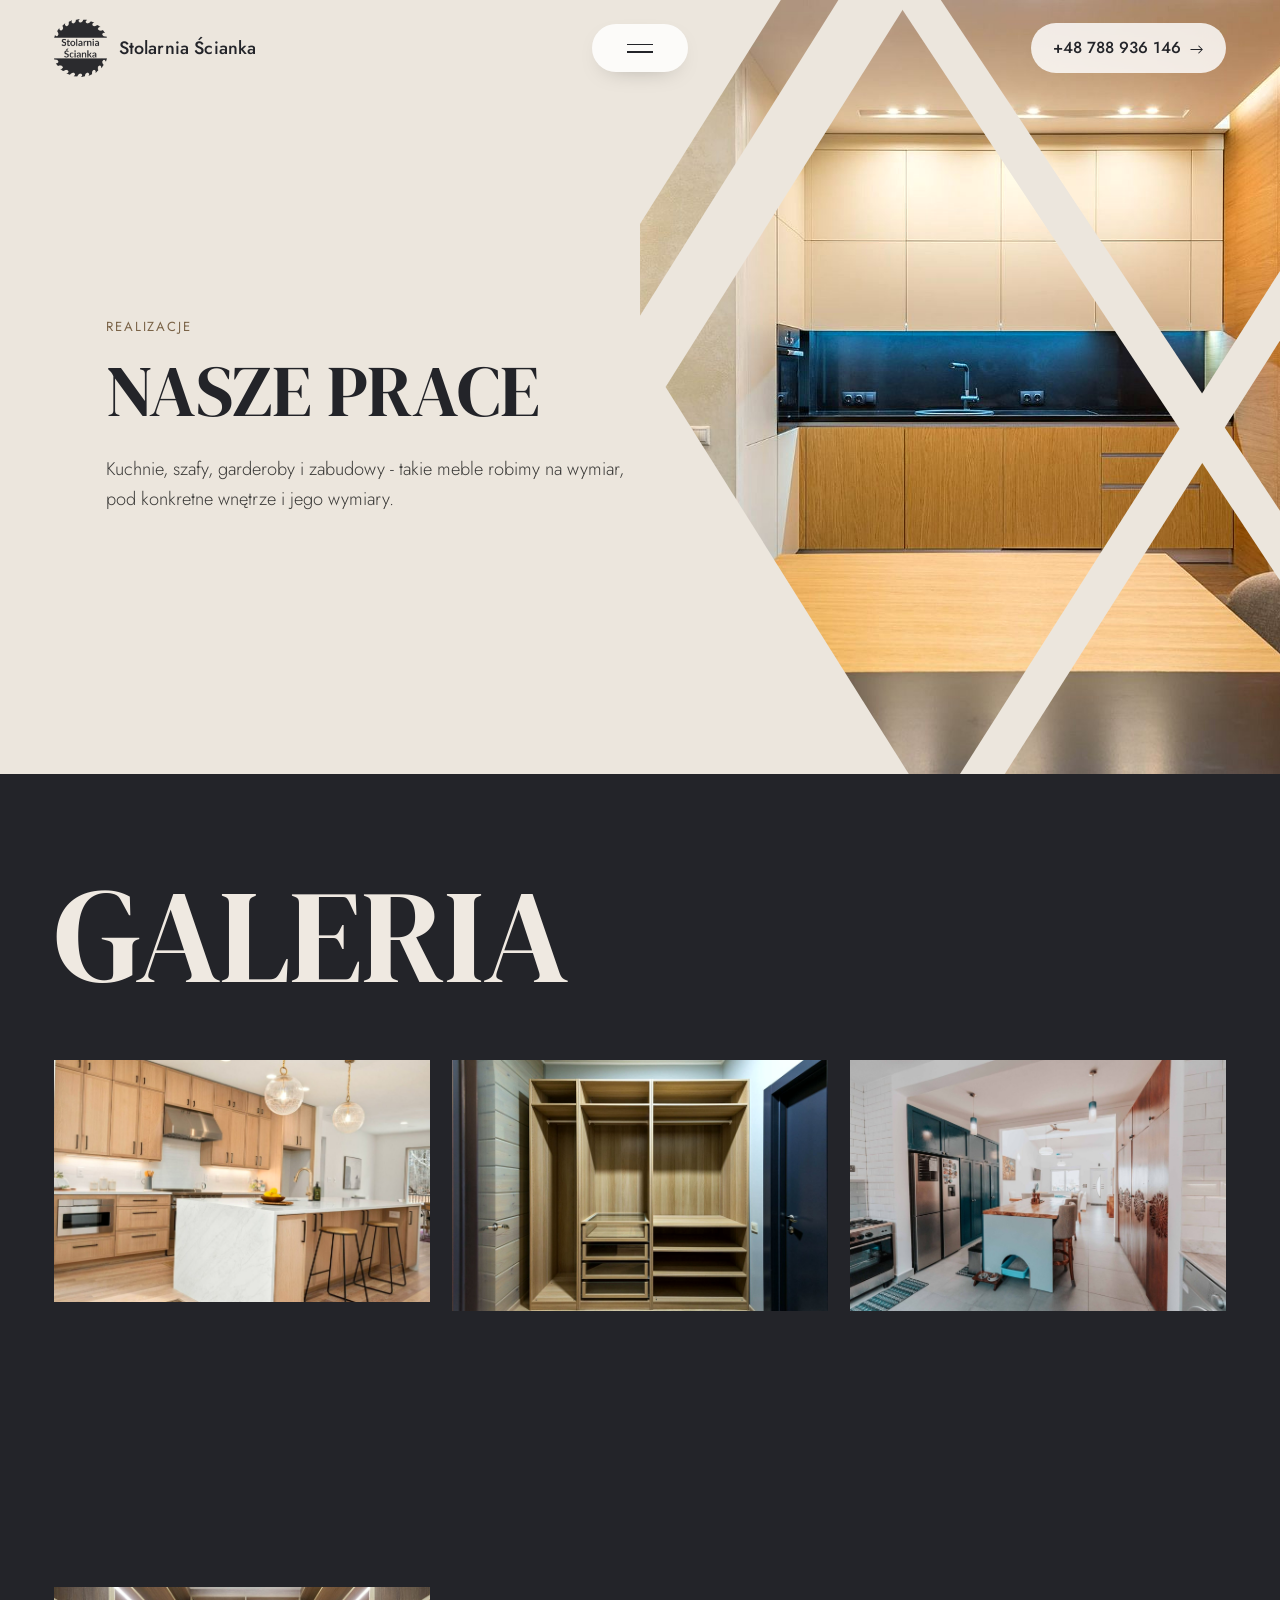
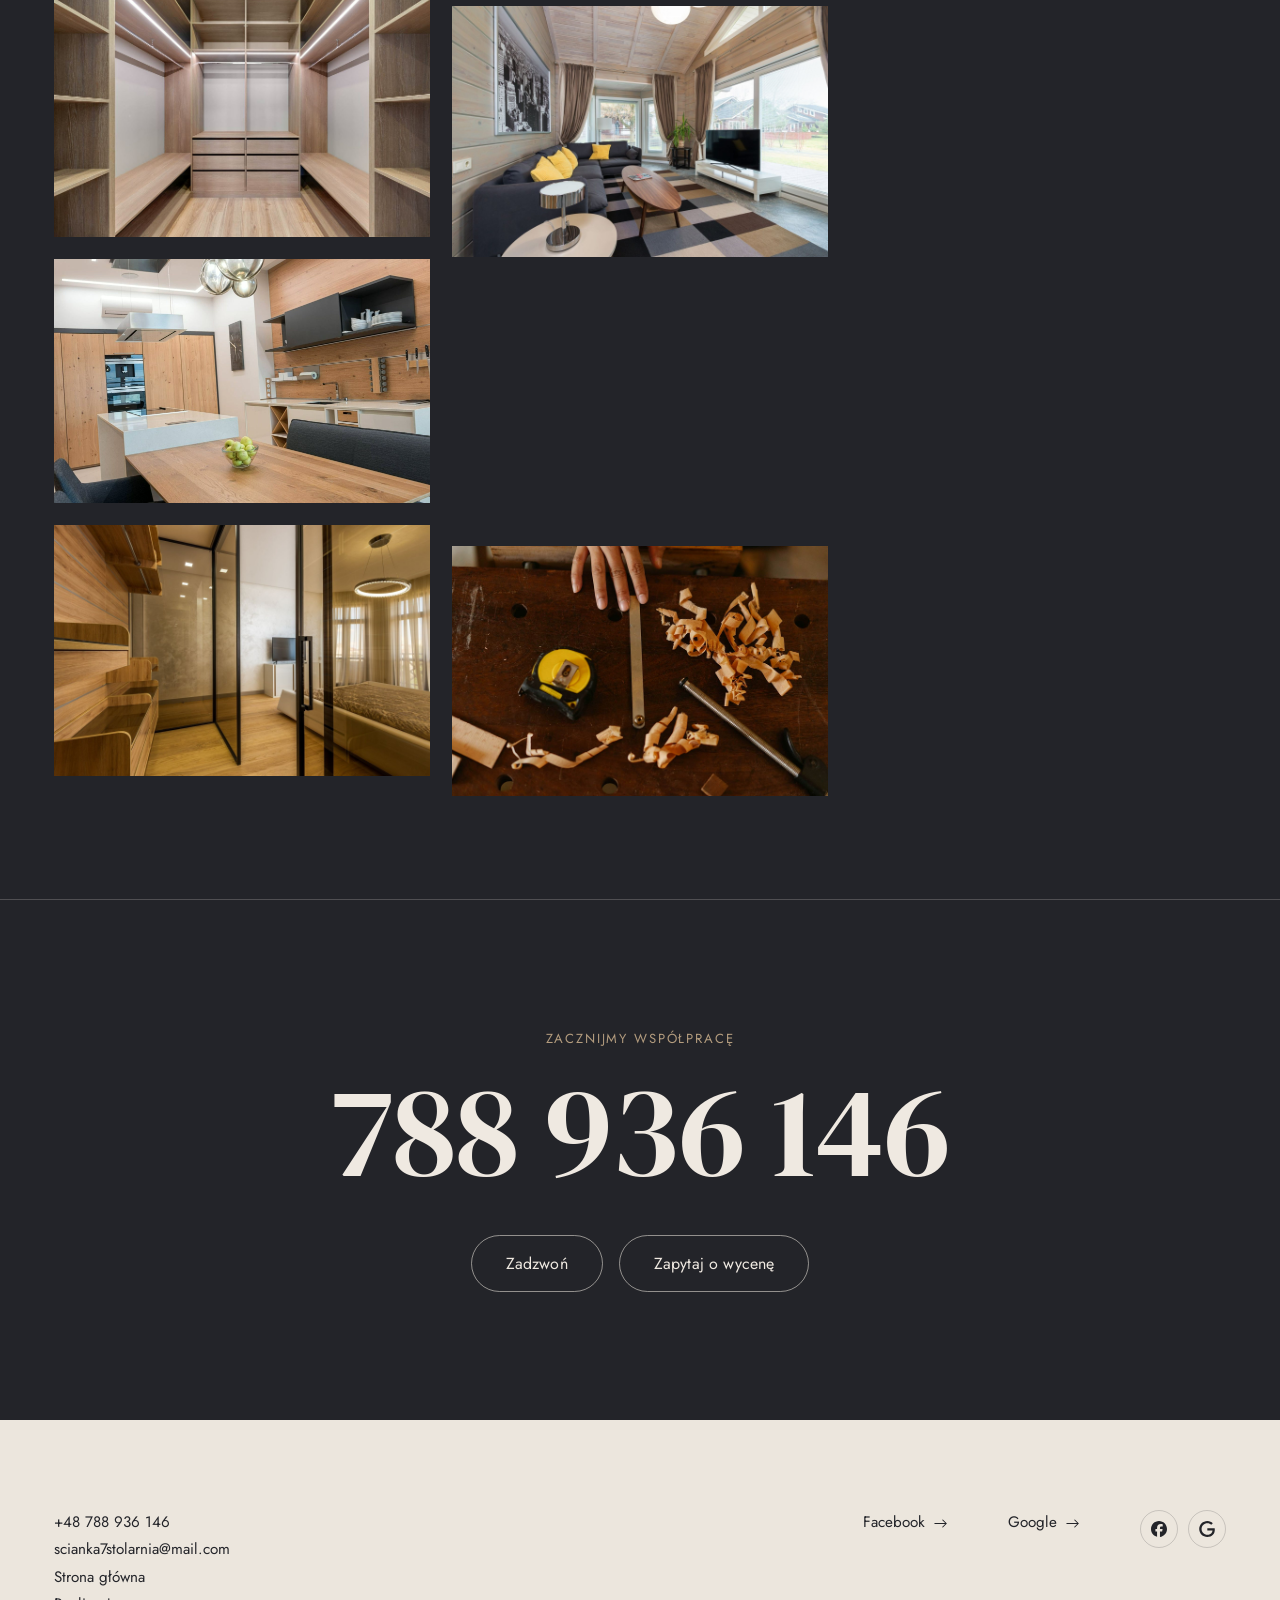
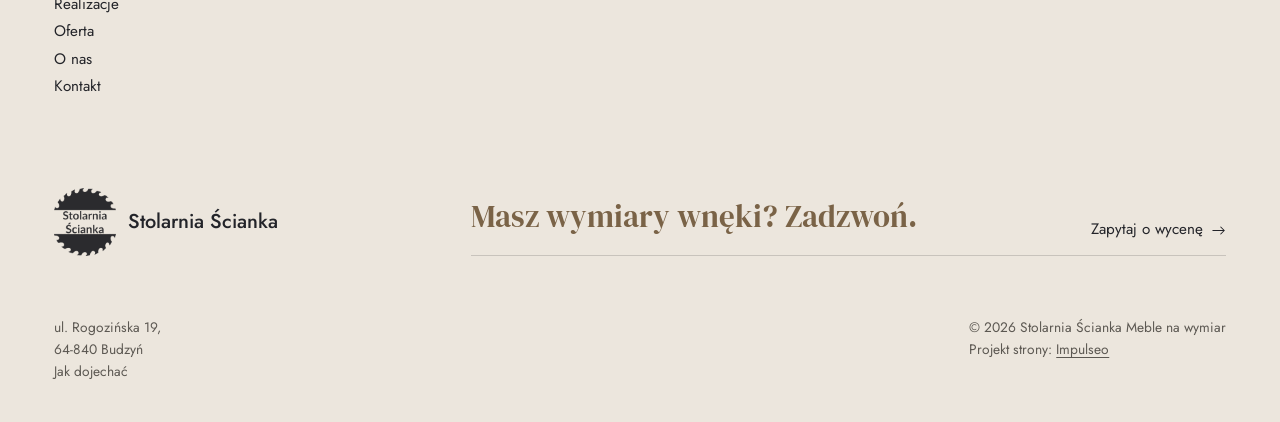
<file: realizacje.html>
<!DOCTYPE html>
<html lang="pl">
<head>
<meta charset="UTF-8">
<meta name="viewport" content="width=device-width, initial-scale=1.0">
<title>Realizacje - Stolarnia Ścianka Meble na wymiar</title>
<meta name="description" content="Realizacje Stolarnia Ścianka Meble na wymiar: Kuchnia na wymiar, Szafa wnękowa, Garderoba, Zabudowa pod skosem, Blat z litego drewna">
<link rel="canonical" href="https://kris20032.github.io/stolarnia-scianka-meble-na-wymiar/realizacje.html">
<meta name="robots" content="noindex, nofollow">
<meta property="og:type" content="website">
<meta property="og:locale" content="pl_PL">
<meta property="og:site_name" content="Stolarnia Ścianka Meble na wymiar">
<meta property="og:title" content="Realizacje - Stolarnia Ścianka Meble na wymiar">
<meta property="og:description" content="Realizacje Stolarnia Ścianka Meble na wymiar: Kuchnia na wymiar, Szafa wnękowa, Garderoba, Zabudowa pod skosem, Blat z litego drewna">
<meta property="og:url" content="https://kris20032.github.io/stolarnia-scianka-meble-na-wymiar/realizacje.html">
<meta property="og:image" content="https://kris20032.github.io/stolarnia-scianka-meble-na-wymiar/img/og.jpg">
<meta property="og:image:width" content="1200">
<meta property="og:image:height" content="630">
<meta name="twitter:card" content="summary_large_image">
<link rel="preconnect" href="https://fonts.googleapis.com">
<link rel="preconnect" href="https://fonts.gstatic.com" crossorigin>
<link href="https://fonts.googleapis.com/css2?family=DM+Serif+Display&family=Jost:wght@300;400;500&display=swap" rel="stylesheet">
<link rel="stylesheet" href="assets/styles.css?v=kl1">
<meta name="theme-color" content="#ECE6DD">
</head>
<body class="kl">

<header class="kl-top">
  <a class="kl-brand" href="index.html"><img class="brand-logo" src="img/logo.png" alt="Stolarnia Ścianka Meble na wymiar" width="364" height="400" decoding="async"><span>Stolarnia Ścianka</span></a>
  <a class="kl-toptel" href="tel:+48788936146">+48 788 936 146 <svg class="kl-arr" viewBox="0 0 16 10" width="14" height="9" aria-hidden="true"><path d="M1 5h13M10 1l4 4-4 4" fill="none" stroke="currentColor" stroke-width="1.2" stroke-linecap="round" stroke-linejoin="round"/></svg></a>
</header>
<button class="kl-burger" type="button" aria-label="Menu" aria-expanded="false" aria-controls="kl-menu"><i></i><i></i></button>
<div class="kl-menu" id="kl-menu" hidden>
  <div class="kl-menu-in">
    <nav class="kl-menu-nav">
      <a href="index.html"><span>Strona główna</span></a>
      <a href="realizacje.html" class="active" aria-current="page"><span>Realizacje</span></a>
      <a href="oferta.html"><span>Oferta</span></a>
      <a href="o-nas.html"><span>O nas</span></a>
      <a href="kontakt.html"><span>Kontakt</span></a>
    </nav>
    <div class="kl-menu-side">
      <p class="kl-lbl">Kontakt</p>
      <a href="tel:+48788936146">+48 788 936 146</a>
      <a href="mailto:scianka7stolarnia@mail.com">scianka7stolarnia@mail.com</a>
      <p>ul. Rogozińska 19, 64-840 Budzyń</p>
      <a class="kl-pill kl-pill-light" href="kontakt.html">Zapytaj o wycenę</a>
    </div>
  </div>
</div>

<main>
<section class="kl-hero kl-hero-sub">
  <div class="kl-hero-copy">
    <p class="kl-lbl">Realizacje</p>
    <h1>Nasze prace</h1>
    <p class="kl-lead">Kuchnie, szafy, garderoby i zabudowy - takie meble robimy na wymiar, pod konkretne wnętrze i jego wymiary.</p>
  </div>
  <div class="kl-hero-art"><img src="img/g3.jpg" alt="Stolarnia Ścianka Meble na wymiar - kuchnia w drewnie" fetchpriority="high" width="1600" height="1068" decoding="async"></div>
</section>

<section class="kl-dark kl-gal">
  <div class="kl-wrap">
    <h2 class="kl-giant reveal">Galeria</h2>
    <div class="kl-masonry">
      <figure class="kl-m-item reveal"><img src="img/g2.jpg" alt="Stolarnia Ścianka Meble na wymiar - meble na wymiar" loading="lazy" width="1534" height="988" decoding="async"></figure>
      <figure class="kl-m-item reveal"><img src="img/g7.jpg" alt="Stolarnia Ścianka Meble na wymiar - meble na wymiar" loading="lazy" width="1524" height="974" decoding="async"></figure>
      <figure class="kl-m-item reveal"><img src="img/g5.jpg" alt="Stolarnia Ścianka Meble na wymiar - meble na wymiar" loading="lazy" width="1600" height="1066" decoding="async"></figure>
      <figure class="kl-m-item reveal"><img src="img/g10.jpg" alt="Stolarnia Ścianka Meble na wymiar - meble na wymiar" loading="lazy" width="1504" height="974" decoding="async"></figure>
      <figure class="kl-m-item reveal"><img src="img/g11.jpg" alt="Stolarnia Ścianka Meble na wymiar - meble na wymiar" loading="lazy" width="1600" height="1068" decoding="async"></figure>
      <figure class="kl-m-item reveal"><img src="img/g1.jpg" alt="Stolarnia Ścianka Meble na wymiar - meble na wymiar" loading="lazy" width="1600" height="1068" decoding="async"></figure>
      <figure class="kl-m-item reveal"><img src="img/g9.jpg" alt="Stolarnia Ścianka Meble na wymiar - meble na wymiar" loading="lazy" width="1600" height="1068" decoding="async"></figure>
      <figure class="kl-m-item reveal"><img src="img/g13.jpg" alt="Stolarnia Ścianka Meble na wymiar - meble na wymiar" loading="lazy" width="1600" height="1068" decoding="async"></figure>
      <figure class="kl-m-item reveal"><img src="img/g8.jpg" alt="Stolarnia Ścianka Meble na wymiar - meble na wymiar" loading="lazy" width="1542" height="1002" decoding="async"></figure>
      <figure class="kl-m-item reveal"><img src="img/g4.jpg" alt="Stolarnia Ścianka Meble na wymiar - meble na wymiar" loading="lazy" width="1600" height="1066" decoding="async"></figure>
      <figure class="kl-m-item reveal"><img src="img/g12.jpg" alt="Stolarnia Ścianka Meble na wymiar - meble na wymiar" loading="lazy" width="1600" height="1067" decoding="async"></figure>
      <figure class="kl-m-item reveal"><img src="img/g14.jpg" alt="Stolarnia Ścianka Meble na wymiar - meble na wymiar" loading="lazy" width="1600" height="1066" decoding="async"></figure>
      <figure class="kl-m-item reveal"><img src="img/g6.jpg" alt="Stolarnia Ścianka Meble na wymiar - meble na wymiar" loading="lazy" width="1600" height="1066" decoding="async"></figure>
      <figure class="kl-m-item reveal"><img src="img/about.jpg" alt="Stolarnia Ścianka Meble na wymiar - meble na wymiar" loading="lazy" width="1600" height="1066" decoding="async"></figure>
    </div>
  </div>
</section>
<section class="kl-dark kl-cta">
  <div class="kl-wrap">
    <p class="kl-lbl reveal">Zacznijmy współpracę</p>
    <a class="kl-bigtel reveal" href="tel:+48788936146">788 936 146</a>
    <div class="kl-cta-act reveal">
      <a class="kl-pill kl-pill-light" href="tel:+48788936146">Zadzwoń</a>
      <a class="kl-pill kl-pill-light" href="kontakt.html">Zapytaj o wycenę</a>
    </div>
  </div>
</section>
</main>

<footer class="kl-foot">
  <div class="kl-wrap">
    <div class="kl-foot-top">
      <div class="kl-foot-links">
        <a href="tel:+48788936146">+48 788 936 146</a>
        <a href="mailto:scianka7stolarnia@mail.com">scianka7stolarnia@mail.com</a>
        <a href="index.html">Strona główna</a>
        <a href="realizacje.html">Realizacje</a>
        <a href="oferta.html">Oferta</a>
        <a href="o-nas.html">O nas</a>
        <a href="kontakt.html">Kontakt</a>
      </div>
      <div class="kl-foot-soc">
        <div><a href="https://www.facebook.com/stolarniascianka/" target="_blank" rel="noopener">Facebook <svg class="kl-arr" viewBox="0 0 16 10" width="14" height="9" aria-hidden="true"><path d="M1 5h13M10 1l4 4-4 4" fill="none" stroke="currentColor" stroke-width="1.2" stroke-linecap="round" stroke-linejoin="round"/></svg></a></div>
        <div><a href="https://www.google.com/maps/place/Stolarnia+%C5%9Acianka+Meble+na+wymiar/@52.8878018,16.9869668,17z" target="_blank" rel="noopener">Google <svg class="kl-arr" viewBox="0 0 16 10" width="14" height="9" aria-hidden="true"><path d="M1 5h13M10 1l4 4-4 4" fill="none" stroke="currentColor" stroke-width="1.2" stroke-linecap="round" stroke-linejoin="round"/></svg></a></div>
        <div class="foot-soc">
        <a class="soc" href="https://www.facebook.com/stolarniascianka/" target="_blank" rel="noopener" aria-label="Facebook - Stolarnia Ścianka Meble na wymiar"><svg viewBox="0 0 24 24" aria-hidden="true" focusable="false"><path d="M9.101 23.691v-7.98H6.627v-3.667h2.474v-1.58c0-4.085 1.848-5.978 5.858-5.978.401 0 .955.042 1.468.103a8.68 8.68 0 0 1 1.141.195v3.325a8.623 8.623 0 0 0-.653-.036 26.805 26.805 0 0 0-.733-.009c-.707 0-1.259.096-1.675.309a1.686 1.686 0 0 0-.679.622c-.258.42-.374.995-.374 1.752v1.297h3.919l-.386 2.103-.287 1.564h-3.246v8.245C19.396 23.238 24 18.179 24 12.044c0-6.627-5.373-12-12-12s-12 5.373-12 12c0 5.628 3.874 10.35 9.101 11.647Z" fill="currentColor"/></svg></a>
        <a class="soc" href="https://www.google.com/maps/place/Stolarnia+%C5%9Acianka+Meble+na+wymiar/@52.8878018,16.9869668,17z" target="_blank" rel="noopener" aria-label="Google - Stolarnia Ścianka Meble na wymiar"><svg viewBox="0 0 24 24" aria-hidden="true" focusable="false"><path d="M12.48 10.92v3.28h7.84c-.24 1.84-.853 3.187-1.787 4.133-1.147 1.147-2.933 2.4-6.053 2.4-4.827 0-8.6-3.893-8.6-8.72s3.773-8.72 8.6-8.72c2.6 0 4.507 1.027 5.907 2.347l2.307-2.307C18.747 1.44 16.133 0 12.48 0 5.867 0 .307 5.387.307 12s5.56 12 12.173 12c3.573 0 6.267-1.173 8.373-3.36 2.16-2.16 2.84-5.213 2.84-7.667 0-.76-.053-1.467-.173-2.053H12.48z" fill="currentColor"/></svg></a>
      </div>
      </div>
    </div>
    <div class="kl-foot-mid">
      <a class="kl-foot-brand" href="index.html"><img src="img/logo.png" alt="Stolarnia Ścianka Meble na wymiar" width="364" height="400" loading="lazy" decoding="async"><span>Stolarnia Ścianka</span></a>
      <div class="kl-foot-cta">
        <p class="kl-foot-big">Masz wymiary wnęki? Zadzwoń.</p>
        <a href="kontakt.html">Zapytaj o wycenę <svg class="kl-arr" viewBox="0 0 16 10" width="14" height="9" aria-hidden="true"><path d="M1 5h13M10 1l4 4-4 4" fill="none" stroke="currentColor" stroke-width="1.2" stroke-linecap="round" stroke-linejoin="round"/></svg></a>
      </div>
    </div>
    <div class="kl-foot-bot">
      <p>ul. Rogozińska 19,<br>64-840 Budzyń<br><a href="https://www.google.com/maps/place/Stolarnia+%C5%9Acianka+Meble+na+wymiar/@52.8878018,16.9869668,17z" target="_blank" rel="noopener">Jak dojechać</a></p>
      <p>© 2026 Stolarnia Ścianka Meble na wymiar<br>Projekt strony: <a class="foot-credit" href="https://impulseo.pl" target="_blank" rel="noopener">Impulseo</a></p>
    </div>
  </div>
</footer>
<div class="sticky-reserve"><a class="sr-book" href="kontakt.html">Zapytaj o wycenę</a><a class="sr-call" href="tel:+48788936146" aria-label="Zadzwoń"><svg class="ico-tel" width="16" height="16" viewBox="0 0 24 24" fill="none" aria-hidden="true"><path d="M6.6 10.8a15.5 15.5 0 0 0 6.6 6.6l2.2-2.2a1 1 0 0 1 1-.24 11.4 11.4 0 0 0 3.6.58 1 1 0 0 1 1 1V20a1 1 0 0 1-1 1A17 17 0 0 1 3 4a1 1 0 0 1 1-1h3.5a1 1 0 0 1 1 1c0 1.25.2 2.46.58 3.6a1 1 0 0 1-.25 1l-2.23 2.2Z" fill="currentColor"/></svg></a></div>
<div class="demo-wazne" data-do="2026-11-03" data-cykl="3" hidden><svg class="dw-ico" width="13" height="13" viewBox="0 0 24 24" fill="none" aria-hidden="true"><circle cx="12" cy="12" r="8.6" stroke="currentColor" stroke-width="1.8"/><path d="M12 7.2V12l3.3 2" stroke="currentColor" stroke-width="1.8" stroke-linecap="round"/></svg><span class="dw-txt"></span></div>

<script src="assets/main.js"></script>
<script src="assets/kl.js"></script>
</body>
</html>
</file>
<file: assets/styles.css>
/* Stolarnia Ścianka - skórka „beż i grafit" (wzorzec: klindworthroofing.com, 06.10.2026)
   Beżowe tło, grafitowe sekcje, szeryf wersalikami w nagłówkach, przyciski-pigułki z obrysem,
   zdjęcie w hero przycięte maską z ukośnych pasów. */
:root{
  --beige:#ECE6DD;--beige-2:#E2DACE;--ink:#232429;--ink-2:#2D2E34;
  --cream:#EFE9E1;--cream-m:rgba(239,233,225,.66);
  --tan:#B39C7E;--tan-d:#7A6347;--muted:#5C5852;--line:rgba(35,36,41,.18);--line-d:rgba(239,233,225,.22);
  --accent:#7A6347;--accent-d:#5f4c35;--paper:#ECE6DD;
  --serif:"DM Serif Display",Georgia,serif;--sans:"Jost",system-ui,-apple-system,sans-serif;
  --ease:cubic-bezier(.16,.84,.44,1);--wrap:1320px;--pad:clamp(20px,4.2vw,60px);--nav-h:96px
}
*,*::before,*::after{box-sizing:border-box}
html{-webkit-text-size-adjust:100%;scroll-behavior:smooth}
body{margin:0;background:var(--beige);color:var(--ink);font-family:var(--sans);font-weight:400;font-size:17px;line-height:1.6;-webkit-font-smoothing:antialiased}
img{display:block;max-width:100%;height:auto}
a{color:inherit;text-decoration:none}
h1,h2,h3{font-family:var(--serif);font-weight:400;margin:0;line-height:1.02}
p{margin:0}
button{font:inherit;cursor:pointer}
.kl-wrap{max-width:var(--wrap);margin:0 auto;padding:0 var(--pad)}
.kl-dark{background:var(--ink);color:var(--cream)}
.kl-beige{background:var(--beige);color:var(--ink)}
.kl-center{text-align:center;margin-top:clamp(40px,5vw,70px)}
.kl-lbl{font-size:.82rem;letter-spacing:.14em;text-transform:uppercase;color:var(--tan-d);font-weight:400;margin:0 0 18px}
.kl-dark .kl-lbl{color:var(--tan)}
.kl-arr{display:inline-block;vertical-align:middle;margin-left:4px;transition:transform .35s var(--ease)}
a:hover .kl-arr{transform:translateX(4px)}

/* przyciski-pigułki */
.kl-pill{display:inline-flex;align-items:center;justify-content:center;gap:8px;padding:15px 34px;border:1px solid currentColor;border-radius:999px;font-size:1rem;letter-spacing:.01em;background:transparent;color:var(--ink);transition:background .35s var(--ease),color .35s var(--ease),border-color .35s}
.kl-pill:hover{background:var(--ink);color:var(--cream);border-color:var(--ink)}
.kl-pill-light{color:var(--cream);border-color:rgba(239,233,225,.55)}
.kl-pill-light:hover{background:var(--cream);color:var(--ink);border-color:var(--cream)}
.kl-link{font-size:.98rem;border-bottom:1px solid transparent;padding-bottom:2px}
.kl-link:hover{border-color:currentColor}
.kl-link-light{color:var(--cream)}

/* ---------- NAGŁÓWEK ---------- */
.kl-top{position:absolute;top:0;left:0;right:0;z-index:40;display:flex;align-items:center;justify-content:space-between;padding:26px var(--pad);height:var(--nav-h)}
.kl-brand{display:flex;align-items:center;gap:12px;font-size:1.12rem;font-weight:500;letter-spacing:.01em}
.kl-brand img{width:54px;height:54px;border-radius:50%}
.kl-toptel{font-size:1rem;font-weight:500;padding:12px 22px;border-radius:999px;background:rgba(255,255,255,.82);backdrop-filter:blur(10px);-webkit-backdrop-filter:blur(10px);transition:background .3s}
.kl-toptel:hover{background:#fff}
.kl-burger{position:fixed;top:24px;left:50%;transform:translateX(-50%);z-index:120;width:96px;height:48px;border-radius:999px;border:0;background:rgba(255,255,255,.82);backdrop-filter:blur(10px);-webkit-backdrop-filter:blur(10px);display:flex;flex-direction:column;align-items:center;justify-content:center;gap:6px;box-shadow:0 8px 24px -14px rgba(0,0,0,.35);transition:background .3s}
.kl-burger i{display:block;width:26px;height:1.5px;background:var(--ink);transition:transform .4s var(--ease)}
.kl-burger:hover{background:#fff}
.kl-burger[aria-expanded="true"] i:first-child{transform:translateY(3.75px) rotate(45deg)}
.kl-burger[aria-expanded="true"] i:last-child{transform:translateY(-3.75px) rotate(-45deg)}
.kl-menu{position:fixed;inset:0;z-index:110;background:var(--ink);color:var(--cream);overflow:auto;opacity:0;transition:opacity .45s var(--ease)}
.kl-menu.open{opacity:1}
.kl-menu[hidden]{display:none}
.kl-menu-in{min-height:100%;max-width:var(--wrap);margin:0 auto;padding:130px var(--pad) 60px;display:grid;grid-template-columns:1.4fr 1fr;gap:60px;align-items:end}
.kl-menu-nav{display:flex;flex-direction:column;gap:4px}
.kl-menu-nav a{font-family:var(--serif);text-transform:uppercase;font-size:clamp(2.2rem,5vw,4.4rem);line-height:1.1;white-space:nowrap;color:var(--cream);transition:color .3s,padding .4s var(--ease)}
.kl-menu-nav a:hover,.kl-menu-nav a.active{color:var(--tan);padding-left:14px}
.kl-menu-side{display:flex;flex-direction:column;gap:8px;color:var(--cream-m)}
.kl-menu-side a:not(.kl-pill){color:var(--cream);font-size:1.1rem}
.kl-menu-side .kl-pill{margin-top:22px;align-self:flex-start}

/* ---------- HERO ---------- */
.kl-hero{position:relative;display:grid;grid-template-columns:1fr 1fr;min-height:100vh;min-height:100svh;background:var(--beige);overflow:hidden}
.kl-hero-copy{align-self:center;padding:calc(var(--nav-h) + 30px) 0 70px clamp(20px,8.3vw,120px);max-width:640px;position:relative;z-index:2}
.kl-hero h1{text-transform:uppercase;font-size:clamp(3rem,6.2vw,6rem);letter-spacing:-.005em;margin:0 0 26px}
.kl-lead{font-size:1.14rem;line-height:1.65;color:#3b3a38;max-width:34em;font-weight:300}
.kl-hero-act{display:flex;flex-wrap:wrap;align-items:center;gap:20px 30px;margin-top:34px}
.kl-hero-g{margin-top:34px;font-size:.92rem;color:var(--muted)}
.kl-hero-art{position:relative;height:100%;min-height:520px}
.kl-hero-art img{position:absolute;inset:0;width:100%;height:100%;object-fit:cover;
  -webkit-mask:url(../img/hero-maska.svg) center/100% 100% no-repeat;mask:url(../img/hero-maska.svg) center/100% 100% no-repeat}
.kl-hero-sub{min-height:86vh;min-height:86svh}
.kl-hero-sub h1{font-size:clamp(2.8rem,5.6vw,5.4rem)}
.brandmark{display:block}
/* main.js dzieli nagłówek na linie (<span class="mt-line"><i>) - każda linia w osobnym wierszu, bez kursywy */
.mt-line{display:block}
.mt-line i,.mt-w{font-style:normal}

/* znaczek Google (z oryginału) */
.g-badge{display:inline-flex;align-items:center;gap:8px;font-size:.92rem}
.g-badge .gb-ocena{font-weight:500}
.g-badge .gb-stars{color:#b9b2a7}
.kl-dark .g-badge .gb-stars{color:rgba(255,255,255,.4)}

/* ---------- CO ROBIMY ---------- */
.kl-what{padding:clamp(80px,10vw,150px) 0 clamp(80px,9vw,130px)}
.kl-what-top{display:grid;grid-template-columns:1fr 2.2fr;gap:40px;align-items:start}
.kl-vert{justify-self:end;writing-mode:vertical-rl;transform:rotate(180deg);text-transform:uppercase;letter-spacing:.16em;font-size:.82rem;color:var(--tan)}
.kl-what-txt{font-size:clamp(1.15rem,1.6vw,1.45rem);line-height:1.6;font-weight:300;max-width:36em}
.kl-what-pics{display:grid;grid-template-columns:1.45fr .3fr .85fr;margin-top:clamp(60px,7vw,100px);align-items:start}
.kl-what-a{grid-column:1;display:block}
.kl-what-b{grid-column:3;display:block}
.kl-what-pics img{width:100%;aspect-ratio:3/2;object-fit:cover}
.kl-what-b img{aspect-ratio:4/3}
.kl-cap{display:block;margin-top:18px;font-size:.98rem}
.kl-sub{display:block;font-size:.9rem;color:var(--cream-m)}

/* ---------- REALIZACJE ---------- */
.kl-work{padding:clamp(40px,5vw,70px) 0 clamp(90px,10vw,150px)}
.kl-giant{text-transform:uppercase;font-size:clamp(3.6rem,10.4vw,10.5rem);line-height:.9;letter-spacing:-.01em;color:var(--cream)}
.kl-giant-r{text-align:right}
.kl-work-top{display:grid;grid-template-columns:1fr 1fr;gap:40px;align-items:center}
.kl-work-hero img{width:100%;aspect-ratio:16/10;object-fit:cover}
.kl-work-grid{display:grid;grid-template-columns:1fr 1fr;gap:clamp(24px,3vw,48px);margin-top:clamp(50px,6vw,90px)}
.kl-proj{position:relative;display:block;overflow:hidden}
.kl-proj:nth-child(even){margin-top:clamp(40px,8vw,120px)}
.kl-proj img{width:100%;aspect-ratio:4/3;object-fit:cover;transition:transform 1.2s var(--ease)}
.kl-proj:hover img{transform:scale(1.04)}
.kl-proj span{position:absolute;left:clamp(20px,3vw,40px);top:clamp(20px,3vw,36px);font-family:var(--serif);text-transform:uppercase;font-size:clamp(1.8rem,3.4vw,3.2rem);color:#fff;text-shadow:0 2px 22px rgba(0,0,0,.45)}
.kl-proj::after{content:"";position:absolute;inset:0;background:linear-gradient(180deg,rgba(0,0,0,.38),rgba(0,0,0,0) 45%);pointer-events:none}
.kl-proj span{z-index:1}

/* ---------- USŁUGI (slider) ---------- */
.kl-services{padding:clamp(90px,10vw,150px) 0}
.kl-h2c{text-align:center;font-size:clamp(1.9rem,3.2vw,2.9rem);line-height:1.18;max-width:17em;margin:0 auto clamp(46px,5vw,70px)}
.kl-sl-wrap{position:relative;display:flex;gap:24px;align-items:flex-start}
.kl-sl{display:flex;gap:clamp(20px,4vw,64px);overflow-x:auto;scroll-snap-type:x mandatory;scroll-behavior:smooth;scrollbar-width:none;flex:1;min-width:0}
.kl-sl::-webkit-scrollbar{display:none}
.kl-svc{flex:0 0 calc((100% - 2*clamp(20px,4vw,64px))/2.3);scroll-snap-align:start;display:block}
.kl-svc-img{overflow:hidden}
.kl-svc img{width:100%;aspect-ratio:16/9.4;object-fit:cover;transition:transform 1.2s var(--ease)}
.kl-svc:hover img{transform:scale(1.04)}
.kl-svc h3{font-family:var(--sans);font-size:1rem;font-weight:500;margin:22px 0 6px}
.kl-svc p{font-size:.95rem;color:var(--muted);line-height:1.6;font-weight:300}
.kl-sl-nav{display:flex;flex-direction:column;gap:12px;flex:none}
.kl-sl-btn{width:46px;height:46px;border-radius:50%;border:1px solid var(--line);background:transparent;color:var(--ink);display:flex;align-items:center;justify-content:center;transition:background .3s,color .3s}
.kl-sl-btn .kl-arr{margin:0}
.kl-sl-btn:hover{background:var(--ink);color:var(--cream)}
.kl-sl-prev .kl-arr{transform:rotate(180deg)}
.kl-dark .kl-sl-btn{border-color:var(--line-d);color:var(--cream)}
.kl-dark .kl-sl-btn:hover{background:var(--cream);color:var(--ink)}
.kl-sl-bar{height:1px;background:var(--line);margin-top:46px;max-width:calc(100% - 70px);position:relative}
.kl-sl-bar i{position:absolute;left:0;top:-1px;height:2px;width:33%;background:var(--ink);transition:left .4s var(--ease),width .4s var(--ease)}

/* ---------- STOPKLATKA: okno na stojące zdjęcie (clip-path, działa też na iPhonie) ---------- */
.stopklatka{position:relative;height:clamp(380px,72vh,760px);overflow:hidden;clip-path:inset(0);background:var(--ink)}
.stopklatka .stk-bg{position:fixed;inset:0;background-size:cover;background-position:center;will-change:transform}
@media (max-width:700px){.stopklatka{height:52vh}}
@supports not (clip-path: inset(0)){.stopklatka .stk-bg{position:absolute}}

/* ---------- OPINIE ---------- */
.opinie{padding:clamp(90px,10vw,150px) 0 clamp(70px,8vw,110px)}
.kl-op{display:grid;grid-template-columns:1.15fr .85fr auto;gap:clamp(30px,5vw,80px);align-items:start}
.kl-op-wrap{display:block;min-width:0}
.opinie-grid{gap:0}
.op-card{flex:0 0 100%;scroll-snap-align:start;margin:0}
.op-card .op-star{display:flex;gap:3px;color:var(--tan);margin-bottom:22px}
.op-card blockquote{margin:0;font-family:var(--serif);font-size:clamp(1.55rem,2.5vw,2.3rem);line-height:1.28;color:var(--cream)}
.op-autor{display:block;margin-top:26px;font-size:.92rem;color:var(--cream-m)}
.kl-op-img img{width:100%;aspect-ratio:4/5;object-fit:cover}
.kl-op .kl-sl-nav{grid-column:3}
.kl-giant-r{margin-top:clamp(60px,8vw,120px)}
.kl-marks{display:grid;grid-template-columns:repeat(4,1fr);gap:30px;margin-top:clamp(50px,6vw,90px);border-top:1px solid var(--line-d);padding-top:40px}
.kl-marks div{text-align:center}
.kl-marks b{display:block;font-family:var(--serif);font-weight:400;font-size:clamp(2rem,3.4vw,3rem);color:var(--cream);line-height:1.1}
.kl-marks span{display:block;font-size:.88rem;color:var(--cream-m);margin-top:6px}
.op-meta{text-align:center;margin-top:34px;color:var(--cream)}
.op-meta + .op-meta{margin-top:12px}
.op-google{display:inline-flex;align-items:center;gap:10px;font-size:.95rem;color:var(--cream);border-bottom:1px solid var(--line-d);padding-bottom:4px}

/* ---------- CTA ---------- */
.kl-cta{padding:clamp(90px,10vw,150px) 0;text-align:center;border-top:1px solid var(--line-d)}
.kl-bigtel{display:block;font-family:var(--serif);font-size:clamp(3.2rem,10vw,9.5rem);line-height:1;color:var(--cream);letter-spacing:-.01em;margin:10px 0 40px;transition:color .3s}
.kl-bigtel:hover{color:var(--tan)}
.kl-cta-act{display:flex;flex-wrap:wrap;gap:16px;justify-content:center}

/* ---------- STOPKA ---------- */
.kl-foot{background:var(--beige);color:var(--ink);padding:clamp(60px,7vw,90px) 0 40px;font-size:.95rem}
.kl-foot-top{display:flex;justify-content:space-between;gap:40px;flex-wrap:wrap}
.kl-foot-links{display:flex;flex-direction:column;gap:3px}
.kl-foot-links a:hover{color:var(--tan-d)}
.kl-foot-soc{display:flex;gap:60px;align-items:flex-start;flex-wrap:wrap}
.kl-foot-soc span{display:block;color:var(--muted);font-size:.88rem}
.foot-soc{display:flex;gap:10px}
.soc{width:38px;height:38px;border-radius:50%;border:1px solid var(--line);display:flex;align-items:center;justify-content:center;color:var(--ink);transition:background .3s,color .3s}
.soc svg{width:16px;height:16px}
.soc:hover{background:var(--ink);color:var(--cream)}
.kl-foot-mid{display:grid;grid-template-columns:1fr 2fr;gap:40px;align-items:end;margin-top:clamp(60px,7vw,90px)}
.kl-foot-brand{display:flex;align-items:center;gap:12px;font-size:1.25rem;font-weight:500}
.kl-foot-brand img{width:62px;height:62px;border-radius:50%}
.kl-foot-cta{border-bottom:1px solid var(--line);padding-bottom:14px;display:flex;justify-content:space-between;align-items:end;gap:20px;flex-wrap:wrap}
.kl-foot-big{font-family:var(--serif);font-size:clamp(1.5rem,2.4vw,2.1rem);color:var(--tan-d)}
.kl-foot-bot{display:flex;justify-content:space-between;gap:30px;flex-wrap:wrap;margin-top:60px;color:var(--muted);font-size:.86rem;line-height:1.6}
.foot-credit{text-decoration:underline;text-underline-offset:3px}

/* ---------- REALIZACJE: masonry ---------- */
.kl-gal{padding:clamp(70px,8vw,120px) 0}
.kl-masonry{columns:3;column-gap:22px;margin-top:clamp(40px,5vw,70px)}
.kl-m-item{break-inside:avoid;margin:0 0 22px;overflow:hidden}
.kl-m-item img{width:100%;height:auto;transition:transform 1.2s var(--ease)}
.kl-m-item:hover img{transform:scale(1.03)}

/* ---------- OFERTA ---------- */
.kl-rows{padding:clamp(80px,9vw,140px) 0}
.kl-row{display:grid;grid-template-columns:1.15fr 1fr;gap:clamp(30px,6vw,100px);align-items:center}
.kl-row + .kl-row{margin-top:clamp(70px,9vw,130px)}
.kl-row-rev .kl-row-img{order:2}
.kl-row-img{overflow:hidden}
.kl-row-img img{width:100%;aspect-ratio:3/2;object-fit:cover}
.kl-num{display:block;font-size:.85rem;letter-spacing:.14em;color:var(--tan-d);margin-bottom:14px}
.kl-row h2{text-transform:uppercase;font-size:clamp(2rem,3.4vw,3.1rem);margin-bottom:20px}
.kl-row p{color:var(--muted);font-weight:300;margin-bottom:22px;max-width:32em}
.kl-steps-sec{padding:clamp(80px,9vw,140px) 0}
.kl-steps{display:grid;grid-template-columns:repeat(4,1fr);gap:clamp(24px,3vw,44px);margin-top:clamp(50px,6vw,80px)}
.kl-step{border-top:1px solid var(--line-d);padding-top:26px}
.kl-step b{display:block;font-family:var(--serif);font-weight:400;font-size:2.6rem;color:var(--tan);line-height:1}
.kl-step h3{font-family:var(--sans);font-weight:500;font-size:1.05rem;margin:18px 0 8px}
.kl-step p{color:var(--cream-m);font-size:.95rem;font-weight:300}

/* ---------- O NAS ---------- */
.kl-about{padding:clamp(90px,10vw,150px) 0}
.kl-about-in{max-width:900px;text-align:center}
.kl-about-in > p{font-size:1.12rem;color:var(--muted);font-weight:300;line-height:1.75}

/* ---------- KONTAKT ---------- */
.kl-contact{padding:clamp(80px,9vw,140px) 0}
.kl-contact-in{display:grid;grid-template-columns:1fr 1fr;gap:clamp(40px,7vw,120px)}
.kl-contact-info .kl-lbl{margin:34px 0 8px}
.kl-contact-info .kl-lbl:first-child{margin-top:0}
.kl-c-big{display:block;font-family:var(--serif);font-size:clamp(2.2rem,4vw,3.6rem);line-height:1.05;color:var(--cream)}
.kl-c-mid{display:block;font-size:1.15rem;color:var(--cream)}
.kl-contact-info .kl-link{display:inline-block;margin-top:30px}
.kl-form{display:flex;flex-direction:column;gap:26px}
.kl-form label span{display:block;font-size:.8rem;letter-spacing:.12em;text-transform:uppercase;color:var(--tan);margin-bottom:6px}
.kl-form input,.kl-form textarea{width:100%;background:transparent;border:0;border-bottom:1px solid var(--line-d);color:var(--cream);font:inherit;font-size:1.2rem;padding:10px 0;outline:none;transition:border-color .3s;border-radius:0}
.kl-form textarea{resize:vertical;min-height:110px}
.kl-form input::placeholder,.kl-form textarea::placeholder{color:rgba(239,233,225,.38)}
.kl-form input:focus,.kl-form textarea:focus{border-color:var(--tan)}
.kl-form .kl-pill{align-self:flex-start;margin-top:6px}
.kl-note{font-size:.88rem;color:var(--cream-m)}
.kl-map{padding:0 0 clamp(60px,7vw,100px);background:var(--ink)}
.map{display:block;width:100%;height:420px;border:0;filter:grayscale(.85) contrast(1.05)}

/* ---------- WEJŚCIA (main.js dokłada .in) ---------- */
.reveal{opacity:0;transform:translateY(26px);transition:opacity .9s var(--ease),transform .9s var(--ease)}
.reveal.in{opacity:1;transform:none}
@media (prefers-reduced-motion:reduce){.reveal{opacity:1!important;transform:none!important;transition:none}html{scroll-behavior:auto}}

/* ---------- licznik ważności dema + powrót na górę + pasek telefonu (z silnika) ---------- */
.demo-wazne{position:fixed;top:calc(var(--nav-h) + 4px);right:14px;z-index:95;display:inline-flex;align-items:center;gap:.45em;
  background:rgba(35,36,41,.86);color:#fff;font-size:.72rem;font-weight:500;letter-spacing:.01em;
  padding:.42em .8em .42em .62em;border-radius:999px;backdrop-filter:saturate(140%) blur(8px);
  border:1px solid rgba(255,255,255,.14);box-shadow:0 10px 24px -14px rgba(0,0,0,.6);pointer-events:none;
  opacity:0;transform:translateY(-10px);transition:opacity .7s var(--ease),transform .7s var(--ease)}
.demo-wazne.is-on{opacity:1;transform:none}
.demo-wazne .dw-ico{flex:none;opacity:.85}
.demo-wazne b{font-weight:600;font-variant-numeric:tabular-nums;color:#F1DDBF}
.demo-wazne .dw-zeg{font-variant-numeric:tabular-nums;opacity:.72;margin-left:.15em}
.demo-wazne.is-pilne{background:rgba(150,32,28,.9)}
.demo-wazne .dw-pilne{color:#FFE0DE}
.to-top{position:fixed;right:22px;bottom:22px;z-index:80;width:46px;height:46px;border-radius:50%;border:1px solid var(--line);background:rgba(236,230,221,.92);color:var(--ink);display:flex;align-items:center;justify-content:center;opacity:0;visibility:hidden;transform:translateY(10px);transition:opacity .4s,transform .4s,visibility .4s}
.to-top.show{opacity:1;visibility:visible;transform:none}
.to-top svg{width:1.1rem;height:1.1rem}
.sticky-reserve{display:none}

/* ---------- RESPONSYWNOŚĆ ---------- */
@media (max-width:1024px){
  .kl-svc{flex-basis:calc((100% - clamp(20px,4vw,64px))/1.6)}
  .kl-steps{grid-template-columns:1fr 1fr}
  .kl-marks{grid-template-columns:1fr 1fr}
}
@media (max-width:820px){
  :root{--nav-h:84px}
  body{font-size:16px}
  .kl-top{padding:18px var(--pad)}
  .kl-brand span{display:none}
  .kl-brand img{width:48px;height:48px}
  .kl-toptel{font-size:.95rem}
  .kl-burger{top:18px;width:76px;height:46px}
  .kl-menu-in{grid-template-columns:1fr;align-items:start;gap:40px;padding-top:110px}
  .kl-hero{grid-template-columns:1fr;min-height:0}
  .kl-hero-art{order:-1;height:58vh;min-height:360px;margin-top:var(--nav-h)}
  .kl-hero-copy{padding:36px var(--pad) 64px;max-width:none}
  .kl-hero-sub .kl-hero-art{height:44vh;min-height:300px}
  .kl-what-top{grid-template-columns:1fr;gap:20px}
  .kl-vert{writing-mode:horizontal-tb;transform:none;justify-self:start}
  .kl-what-pics{grid-template-columns:1fr;gap:40px}
  .kl-what-a,.kl-what-b{grid-column:1}
  .kl-work-top{grid-template-columns:1fr;gap:28px}
  .kl-work-grid{grid-template-columns:1fr}
  .kl-proj:nth-child(even){margin-top:0}
  .kl-svc{flex-basis:84%}
  .kl-sl-wrap{flex-direction:column}
  .kl-sl-nav{flex-direction:row-reverse;align-self:flex-end}
  .kl-sl-bar{max-width:100%;margin-top:30px}
  .kl-op{grid-template-columns:1fr}
  .kl-op .kl-sl-nav{grid-column:1;justify-self:start;flex-direction:row-reverse}
  .kl-op-img{display:none}
  .kl-giant-r{text-align:left}
  .kl-masonry{columns:2;column-gap:12px}
  .kl-m-item{margin-bottom:12px}
  .kl-row,.kl-row-rev{grid-template-columns:1fr;gap:26px}
  .kl-row-rev .kl-row-img{order:0}
  .kl-contact-in{grid-template-columns:1fr}
  .kl-foot-mid{grid-template-columns:1fr}
  .demo-wazne{top:auto;bottom:70px;right:10px}
  .sticky-reserve{display:flex;position:fixed;left:0;right:0;bottom:0;z-index:90;background:var(--line);box-shadow:0 -6px 20px -10px rgba(0,0,0,.4);padding-bottom:env(safe-area-inset-bottom,0px);transition:transform .25s ease,opacity .25s ease}
  .sticky-reserve.schowany{transform:translateY(110%);opacity:0;pointer-events:none}
  .sticky-reserve a{padding:15px 8px;text-align:center;font-weight:500;font-size:.95rem}
  .sr-book{flex:1;background:var(--ink);color:var(--cream)}
  .sr-call{width:60px;background:var(--beige);color:var(--ink);display:flex;align-items:center;justify-content:center}
  body{padding-bottom:calc(54px + env(safe-area-inset-bottom,0px))}
  .to-top{bottom:calc(22px + 4.5rem)}
}
@media (max-width:520px){
  .kl-masonry{columns:1}
  .kl-steps,.kl-marks{grid-template-columns:1fr}
  .kl-toptel{display:none}
  .kl-hero h1{font-size:clamp(2.5rem,12vw,3.4rem)}
}
/* Stolarnia Ścianka: logo to piła tarczowa (364x400, przezroczyste) - bez kółka i bez ścinania */
.kl-brand img,.kl-foot-brand img{width:auto;border-radius:0;object-fit:contain}
.kl-brand img{height:58px}
.kl-foot-brand img{height:68px}
.kl-steps-sec .op-meta{margin-top:clamp(40px,5vw,64px);color:var(--cream-m);display:flex;flex-wrap:wrap;gap:12px 24px;align-items:center;justify-content:center}
@media (max-width:900px){.kl-brand img{width:auto;height:50px}.kl-sl{width:100%;flex:none}}
</file>
